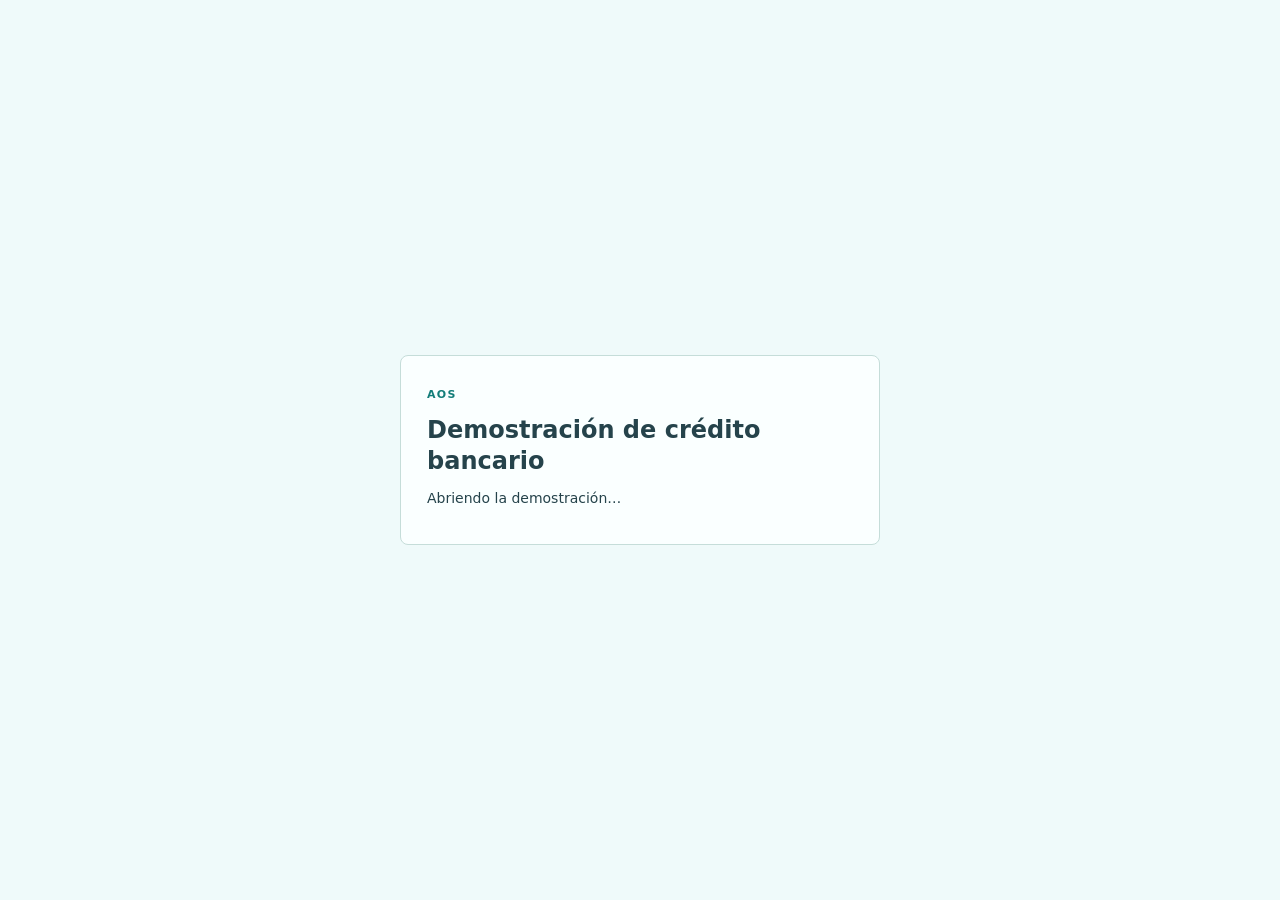
<file: index.html>
<!doctype html>
<html lang="es-419">
  <head>
    <meta charset="utf-8">
    <meta name="viewport" content="width=device-width, initial-scale=1">
    <meta http-equiv="refresh" content="0; url=./prestamos-bancarios/?lang=es-419">
    <title>Demostración de crédito bancario</title>
  </head>
  <body>
    <p><a href="./prestamos-bancarios/?lang=es-419" lang="es-419">Abrir demostración de crédito bancario</a></p>
    <p><a href="./prestamos-bancarios/?lang=en" lang="en">Open bank credit demo</a></p>
  </body>
</html>
</file>
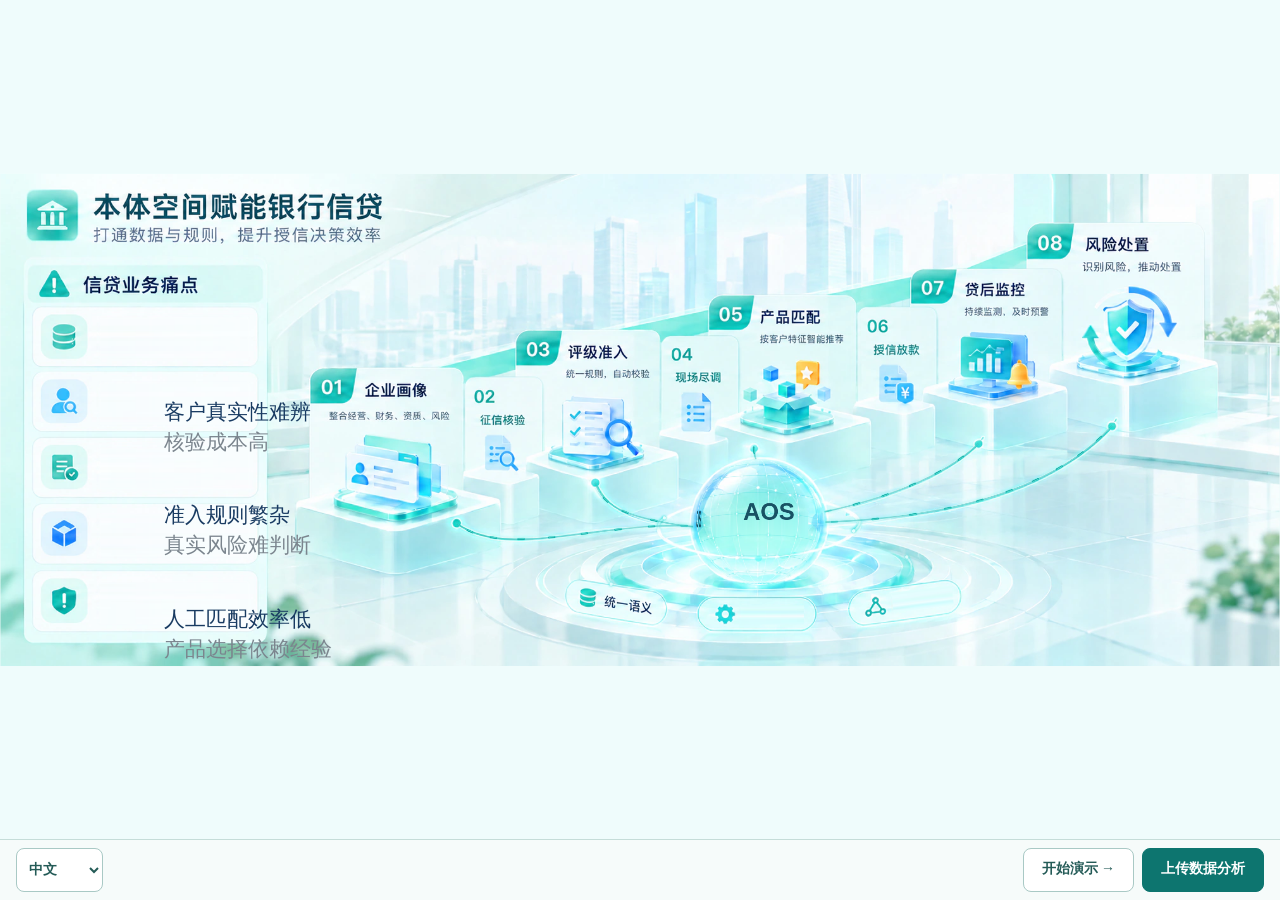
<file: prestamos-bancarios/index.html>
<!doctype html>
<html lang="zh-CN">
  <head>
    <meta charset="UTF-8" />
    <link rel="icon" type="image/png" href="/prestamos-bancarios/phone-template/assets/south-asset-logo.png" />
    <link rel="stylesheet" href="/prestamos-bancarios/fonts/typography.css" />
    <meta name="viewport" content="width=device-width, initial-scale=1" />
    <meta name="description" content="银行信贷交互演示，仅使用模拟数据。" />
    <title>银行信贷演示</title>
    <style>
      body { margin:0; }
      .app-boot { box-sizing:border-box; min-height:100dvh; margin:0; display:grid; place-items:center; padding:24px; color:#25434b; background:#effafa; font:14px/1.6 system-ui,sans-serif; }
      .app-boot-card { box-sizing:border-box; width:min(100%,480px); padding:26px; border:1px solid #c5ddd9; border-radius:8px; background:#faffff; }
      .app-boot-kicker { color:#137d79; font-size:11px; font-weight:700; letter-spacing:.12em; }
      .app-boot h1 { margin:10px 0; font-size:24px; line-height:1.3; }.app-boot p { margin:8px 0; }
      .app-boot button { margin-top:14px; padding:10px 15px; border:1px solid #0d756f; border-radius:7px; background:#0d756f; color:white; font:600 13px/1.4 system-ui,sans-serif; cursor:pointer; }
    </style>
    <script type="module" crossorigin src="/prestamos-bancarios/assets/index-CUzWzXzl.js"></script>
    <link rel="stylesheet" crossorigin href="/prestamos-bancarios/assets/index-BnDFFtLk.css">
  </head>
  <body>
    <div id="app">
      <main id="app-boot" class="app-boot" data-i18n-skip>
        <div class="app-boot-card" role="status">
          <span class="app-boot-kicker">AOS</span>
          <h1 id="app-boot-title">银行信贷演示</h1>
          <p id="app-boot-message">正在打开演示系统…</p>
          <button id="app-boot-retry" type="button" hidden>重新加载</button>
        </div>
      </main>
    </div>
    <script>
      (() => {
        const languages = ['zh-CN', 'en', 'es-419'];
        let language = 'zh-CN';
        try { const stored = localStorage.getItem('bank-credit-demo-locale'); if (languages.includes(stored)) language = stored; } catch {}
        const requested = new URLSearchParams(location.search).get('lang');
        if (languages.includes(requested)) language = requested;
        const text = {
          en: ['Bank credit demonstration', 'Opening the demonstration…', 'Loading is taking longer than usual. You can wait or reload the page.', 'The page could not be loaded. Check your connection and try again.', 'Reload page'],
          'es-419': ['Demostración de crédito bancario', 'Abriendo la demostración…', 'La carga está tardando más de lo habitual. Puede esperar o volver a cargar la página.', 'No se pudo cargar la página. Revise su conexión e inténtelo de nuevo.', 'Volver a cargar'],
          'zh-CN': ['银行信贷演示', '正在打开演示系统…', '加载时间较长，可以继续等待或重新加载页面。', '页面未能加载，请检查网络后重试。', '重新加载'],
        }[language];
        document.documentElement.lang = language;
        document.getElementById('app-boot-title').textContent = text[0];
        document.getElementById('app-boot-message').textContent = text[1];
        const retry = document.getElementById('app-boot-retry');
        retry.textContent = text[4]; retry.addEventListener('click', () => location.reload());
        const show = index => {
          const root = document.getElementById('app-boot');
          if (!root) return;
          root.querySelector('#app-boot-message').textContent = text[index];
          root.querySelector('#app-boot-retry').hidden = false;
        };
        setTimeout(() => show(2), 12000);
        window.addEventListener('bank-demo-start-failed', () => show(3));
        window.addEventListener('error', event => { if (event.target?.tagName === 'SCRIPT') show(3); }, true);
      })();
    </script>
  </body>
</html>
</file>
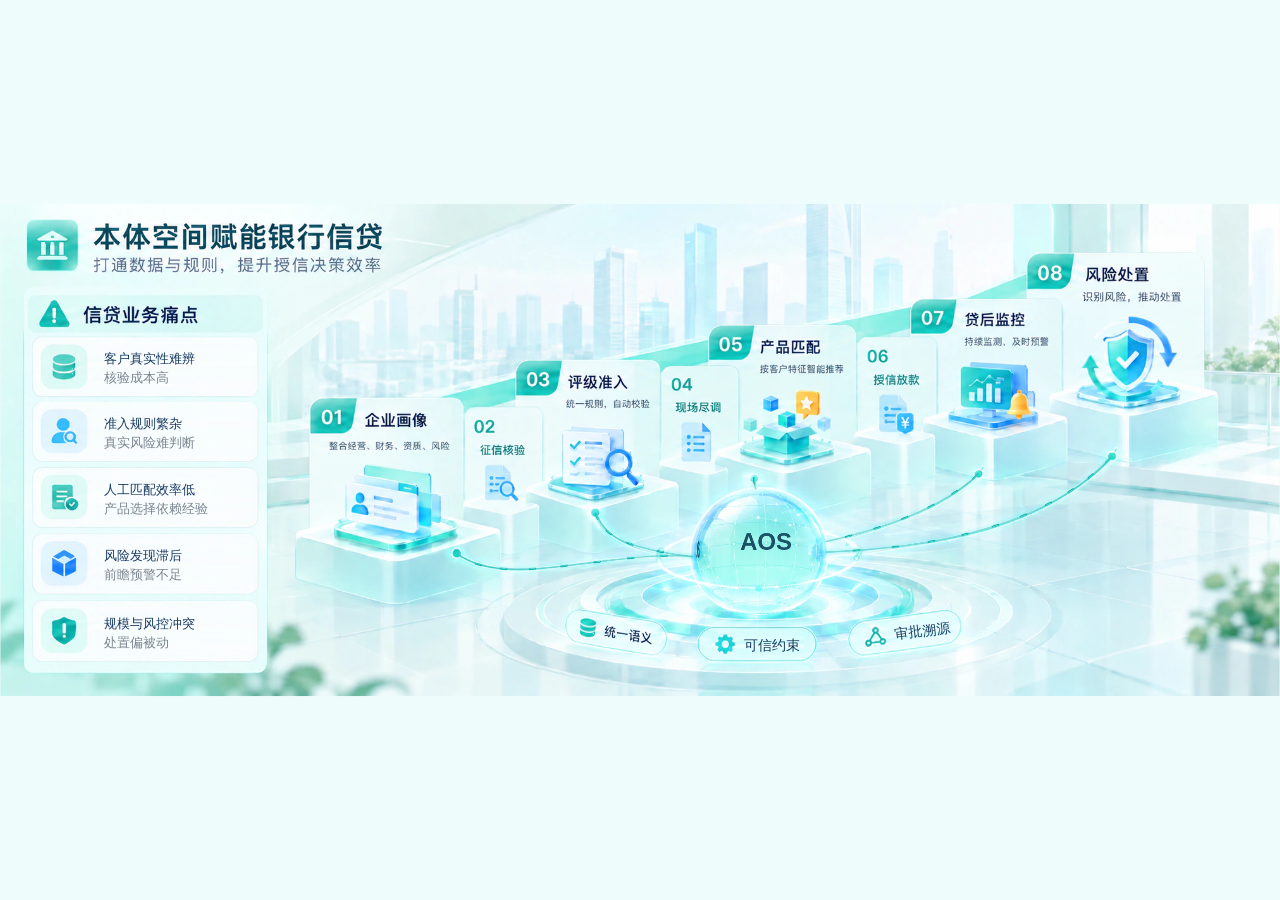
<file: prestamos-bancarios/bank-credit-cover/index.html>
<!doctype html>
<html lang="zh-CN">
  <head>
    <meta charset="UTF-8" />
    <meta name="viewport" content="width=device-width, initial-scale=1" />
    <meta name="description" content="本体空间赋能银行信贷：打通数据与规则，提升授信决策效率。" />
    <title>本体空间赋能银行信贷</title>
    <script>
      const requestedCoverLanguage = new URLSearchParams(location.search).get('lang')
      const coverLanguage = ['en', 'es-419'].includes(requestedCoverLanguage) ? requestedCoverLanguage : 'zh-CN'
      document.documentElement.lang = coverLanguage
      if (coverLanguage !== 'zh-CN') document.documentElement.dataset.locale = coverLanguage
    </script>
    <link rel="stylesheet" href="./styles.css" />
    <script src="./fit.js" defer></script>
    <script src="./motion.js" defer></script>
  </head>
  <body>
    <main class="cover" aria-label="银行信贷本体空间封面">
      <img
        class="cover-image"
        width="2022"
        height="778"
        fetchpriority="high"
        draggable="false"
        alt="本体空间赋能银行信贷。打通数据与规则，提升授信决策效率。信贷业务痛点：客户真实性难辨，核验成本高；准入规则繁杂，真实风险难判断；人工匹配效率低，产品选择依赖经验；风险发现滞后，前瞻预警不足；规模与风控冲突，处置偏被动。信贷流程：01 企业画像，整合经营、财务、资质、风险；02 征信核验；03 评级准入，统一规则，自动校验；04 现场尽调；05 产品匹配，按客户特征智能推荐；06 授信放款；07 贷后监控，持续监测，及时预警；08 风险处置，识别风险，推动处置。本体空间：统一语义、可信约束、审批溯源。"
      />
      <script>
        // Select the localized asset before the browser starts downloading an
        // image; EN/ES must not first download the large Chinese source PNG.
        const coverImage = document.querySelector('.cover-image')
        coverImage.src = `./assets/credit-cover${coverLanguage === 'zh-CN' ? '' : `-${coverLanguage}`}.webp`
        if (coverLanguage !== 'zh-CN') coverImage.alt = coverLanguage === 'en'
          ? 'Ontology Space for Bank Credit: eight stages from business profiling to risk response. Illustrative demo only.'
          : 'Espacio ontológico para crédito bancario: ocho etapas desde el perfil empresarial hasta la gestión del riesgo. Demostración ilustrativa.'
      </script>
      <svg class="pain-copy-layer" viewBox="0 0 2022 778" role="img" aria-label="信贷业务痛点：客户真实性难辨，核验成本高；准入规则繁杂，真实风险难判断；人工匹配效率低，产品选择依赖经验；风险发现滞后，前瞻预警不足；规模与风控冲突，处置偏被动" focusable="false">
        <foreignObject x="0" y="0" width="2022" height="778"><canvas xmlns="http://www.w3.org/1999/xhtml" id="pain-copy-background" width="2022" height="778" style="width:100%;height:100%" aria-hidden="true"></canvas></foreignObject>
        <g fill="#193b62" font-family="PingFang SC, Microsoft YaHei, sans-serif" font-size="21" font-weight="500" aria-hidden="true">
          <text x="164" y="252"><tspan x="164">客户真实性难辨</tspan><tspan x="164" dy="30" fill="#7b858e">核验成本高</tspan></text>
          <text x="164" y="355"><tspan x="164">准入规则繁杂</tspan><tspan x="164" dy="30" fill="#7b858e">真实风险难判断</tspan></text>
          <text x="164" y="459"><tspan x="164">人工匹配效率低</tspan><tspan x="164" dy="30" fill="#7b858e">产品选择依赖经验</tspan></text>
          <text x="164" y="563"><tspan x="164">风险发现滞后</tspan><tspan x="164" dy="30" fill="#7b858e">前瞻预警不足</tspan></text>
          <text x="164" y="670"><tspan x="164">规模与风控冲突</tspan><tspan x="164" dy="30" fill="#7b858e">处置偏被动</tspan></text>
        </g>
      </svg>
      <svg class="globe-copy-layer" viewBox="0 0 2022 778" aria-hidden="true" focusable="false">
        <foreignObject x="0" y="0" width="2022" height="778"><canvas xmlns="http://www.w3.org/1999/xhtml" id="globe-copy-background" width="2022" height="778" style="width:100%;height:100%"></canvas></foreignObject>
      </svg>
      <canvas class="motion-layer" width="2704" height="1040" aria-label="AOS 球体，四个方向的文字随球体旋转，仅显示朝向观众的文字"></canvas>
      <svg class="step-highlights" viewBox="0 0 2022 778" aria-hidden="true" focusable="false">
        <defs>
          <!-- Diffuse upward light: radial falloff has no vertical box edges. -->
          <radialGradient id="uplight-halo" cx="50%" cy="72%" r="50%" fy="78%">
            <stop offset="0" stop-color="#10b9a7" stop-opacity=".56" />
            <stop offset=".38" stop-color="#29c5b2" stop-opacity=".36" />
            <stop offset=".7" stop-color="#53d4c3" stop-opacity=".17" />
            <stop offset="1" stop-color="#53d4c3" stop-opacity="0" />
          </radialGradient>
          <filter id="occlusion-soft" x="-30%" y="-30%" width="160%" height="160%">
            <feGaussianBlur stdDeviation="9" />
          </filter>
          <filter id="icon-mask-soft" x="-30%" y="-30%" width="160%" height="160%">
            <feGaussianBlur stdDeviation="4" />
          </filter>
          <linearGradient id="platform-uplight" x1="0" y1="0" x2="0" y2="1">
            <stop offset="0" stop-color="#00a892" stop-opacity="0" />
            <stop offset=".45" stop-color="#00a892" stop-opacity=".24" />
            <stop offset="1" stop-color="#009e87" stop-opacity=".72" />
          </linearGradient>
          <radialGradient id="platform-top-glow">
            <stop offset="0" stop-color="#e5fffb" stop-opacity=".76" />
            <stop offset=".55" stop-color="#1fbaa3" stop-opacity=".46" />
            <stop offset="1" stop-color="#00a892" stop-opacity="0" />
          </radialGradient>
          <filter id="uplight-soft" x="-30%" y="-30%" width="160%" height="160%">
            <feGaussianBlur stdDeviation="8" />
          </filter>
          <linearGradient id="platform-wash" x1="0" y1="0" x2="0" y2="1">
            <stop offset="0" stop-color="#27bfa8" stop-opacity=".43" />
            <stop offset=".35" stop-color="#1caf99" stop-opacity=".30" />
            <stop offset="1" stop-color="#149f8a" stop-opacity=".20" />
          </linearGradient>
          <clipPath id="platform-01"><path d="M 466.00 538.75 Q 466.00 520.00 487.45 515.12 L 611.55 486.88 Q 633.00 482.00 654.47 486.79 L 768.53 512.21 Q 790.00 517.00 790.00 535.25 L 790.00 571.75 Q 790.00 590.00 768.78 595.82 L 647.22 629.18 Q 626.00 635.00 604.66 629.66 L 487.34 600.34 Q 466.00 595.00 466.00 576.25 Z" /></clipPath>
          <clipPath id="platform-02"><path d="M 737.74 475.42 L 788.26 458.58 Q 793 457 797.68 458.75 L 847.32 477.25 Q 852 479 852.00 484.00 L 852.00 537.00 Q 852 542 847.17 543.29 L 796.83 556.71 Q 792 558 787.22 556.54 L 737.78 541.46 Q 733 540 733.00 535.00 L 733.00 482.00 Q 733 477 737.74 475.42 Z" /></clipPath>
          <clipPath id="platform-03"><path d="M 833.00 468.00 Q 833.00 452.00 848.36 447.51 L 923.64 425.49 Q 939.00 421.00 954.74 423.86 L 1055.26 442.14 Q 1071.00 445.00 1071.00 461.00 L 1071.00 499.00 Q 1071.00 515.00 1055.66 519.53 L 954.34 549.47 Q 939.00 554.00 923.60 549.64 L 848.40 528.36 Q 833.00 524.00 833.00 508.00 Z" /></clipPath>
          <clipPath id="platform-04"><path d="M 1045.79 409.58 L 1090.21 396.42 Q 1095 395 1099.63 396.90 L 1146.37 416.10 Q 1151 418 1151.00 423.00 L 1151.00 469.00 Q 1151 474 1146.24 475.53 L 1099.76 490.47 Q 1095 492 1090.23 490.50 L 1045.77 476.50 Q 1041 475 1041.00 470.00 L 1041.00 416.00 Q 1041 411 1045.79 409.58 Z" /></clipPath>
          <clipPath id="platform-05"><path d="M 1128.00 412.00 Q 1128.00 396.00 1143.48 391.97 L 1231.52 369.03 Q 1247.00 365.00 1262.68 368.16 L 1360.32 387.84 Q 1376.00 391.00 1376.00 407.00 L 1376.00 449.00 Q 1376.00 465.00 1360.41 468.60 L 1261.59 491.40 Q 1246.00 495.00 1230.46 491.18 L 1143.54 469.82 Q 1128.00 466.00 1128.00 450.00 Z" /></clipPath>
          <clipPath id="platform-06"><path d="M 1359.79 364.56 L 1410.21 349.44 Q 1415 348 1419.80 349.39 L 1472.20 364.61 Q 1477 366 1477.00 371.00 L 1477.00 428.00 Q 1477 433 1472.23 434.51 L 1421.77 450.49 Q 1417 452 1412.22 450.53 L 1359.78 434.47 Q 1355 433 1355.00 428.00 L 1355.00 371.00 Q 1355 366 1359.79 364.56 Z" /></clipPath>
          <clipPath id="platform-07"><path d="M 1459.00 360.00 Q 1459.00 344.00 1474.55 340.22 L 1554.45 320.78 Q 1570.00 317.00 1585.63 320.40 L 1669.37 338.60 Q 1685.00 342.00 1685.00 358.00 L 1685.00 395.00 Q 1685.00 411.00 1669.54 415.12 L 1580.46 438.88 Q 1565.00 443.00 1549.50 439.05 L 1474.50 419.95 Q 1459.00 416.00 1459.00 400.00 Z" /></clipPath>
          <clipPath id="platform-08"><path d="M 1659.00 321.00 Q 1659.00 305.00 1674.59 301.42 L 1778.41 277.58 Q 1794.00 274.00 1809.71 277.02 L 1908.29 295.98 Q 1924.00 299.00 1924.00 315.00 L 1924.00 367.00 Q 1924.00 383.00 1908.37 386.41 L 1797.63 410.59 Q 1782.00 414.00 1766.40 410.45 L 1674.60 389.55 Q 1659.00 386.00 1659.00 370.00 Z" /></clipPath>
          <mask id="icons-clear" maskUnits="userSpaceOnUse" x="0" y="0" width="2022" height="778">
            <rect width="2022" height="778" fill="white" />
            <rect x="520" y="402" width="211" height="150" rx="8" fill="black" filter="url(#icon-mask-soft)" />
            <rect x="759" y="405" width="67" height="71" rx="8" fill="black" filter="url(#icon-mask-soft)" />
            <rect x="861" y="344" width="159" height="126" rx="8" fill="black" filter="url(#icon-mask-soft)" />
            <rect x="1071" y="339" width="60" height="73" rx="8" fill="black" filter="url(#icon-mask-soft)" />
            <rect x="1162" y="285" width="162" height="130" rx="8" fill="black" filter="url(#icon-mask-soft)" />
            <rect x="1380" y="293" width="69" height="73" rx="8" fill="black" filter="url(#icon-mask-soft)" />
            <rect x="1494" y="242" width="152" height="116" rx="8" fill="black" filter="url(#icon-mask-soft)" />
            <rect x="1690" y="167" width="179" height="162" rx="8" fill="black" filter="url(#icon-mask-soft)" />
            <circle cx="1199" cy="551" r="109" fill="black" filter="url(#icon-mask-soft)" />
            <rect x="744" y="369" width="102" height="31" rx="3" fill="black" filter="url(#icon-mask-soft)" />
            <rect x="1053" y="302" width="104" height="35" rx="3" fill="black" filter="url(#icon-mask-soft)" />
            <rect x="1367" y="263" width="102" height="30" rx="3" fill="black" filter="url(#icon-mask-soft)" />
          </mask>
          <mask id="platform-occlusion-03" maskUnits="userSpaceOnUse" x="0" y="0" width="2022" height="778"><rect width="2022" height="778" fill="white"/><path filter="url(#occlusion-soft)" d="M 737.74 475.42 L 788.26 458.58 Q 793 457 797.68 458.75 L 847.32 477.25 Q 852 479 852.00 484.00 L 852.00 537.00 Q 852 542 847.17 543.29 L 796.83 556.71 Q 792 558 787.22 556.54 L 737.78 541.46 Q 733 540 733.00 535.00 L 733.00 482.00 Q 733 477 737.74 475.42 Z" fill="black"/></mask>
          <mask id="platform-occlusion-05" maskUnits="userSpaceOnUse" x="0" y="0" width="2022" height="778"><rect width="2022" height="778" fill="white"/><path filter="url(#occlusion-soft)" d="M 1045.79 409.58 L 1090.21 396.42 Q 1095 395 1099.63 396.90 L 1146.37 416.10 Q 1151 418 1151.00 423.00 L 1151.00 469.00 Q 1151 474 1146.24 475.53 L 1099.76 490.47 Q 1095 492 1090.23 490.50 L 1045.77 476.50 Q 1041 475 1041.00 470.00 L 1041.00 416.00 Q 1041 411 1045.79 409.58 Z" fill="black"/></mask>
          <mask id="platform-occlusion-07" maskUnits="userSpaceOnUse" x="0" y="0" width="2022" height="778"><rect width="2022" height="778" fill="white"/><path filter="url(#occlusion-soft)" d="M 1359.79 364.56 L 1410.21 349.44 Q 1415 348 1419.80 349.39 L 1472.20 364.61 Q 1477 366 1477.00 371.00 L 1477.00 428.00 Q 1477 433 1472.23 434.51 L 1421.77 450.49 Q 1417 452 1412.22 450.53 L 1359.78 434.47 Q 1355 433 1355.00 428.00 L 1355.00 371.00 Q 1355 366 1359.79 364.56 Z" fill="black"/></mask>
          <mask id="platform-occlusion-08" maskUnits="userSpaceOnUse" x="0" y="0" width="2022" height="778"><rect width="2022" height="778" fill="white"/><path filter="url(#occlusion-soft)" d="M 1459.00 360.00 Q 1459.00 344.00 1474.55 340.22 L 1554.45 320.78 Q 1570.00 317.00 1585.63 320.40 L 1669.37 338.60 Q 1685.00 342.00 1685.00 358.00 L 1685.00 395.00 Q 1685.00 411.00 1669.54 415.12 L 1580.46 438.88 Q 1565.00 443.00 1549.50 439.05 L 1474.50 419.95 Q 1459.00 416.00 1459.00 400.00 Z" fill="black"/></mask>
          <filter id="platform-rim-soft" x="-25%" y="-80%" width="150%" height="260%">
            <feGaussianBlur stdDeviation="1.1" />
          </filter>
          <filter id="platform-rim-glow" x="-25%" y="-80%" width="150%" height="260%">
            <feGaussianBlur stdDeviation="2.6" />
          </filter>
          <linearGradient id="platform-light-edge" x1="0" y1="0" x2="0" y2="1">
            <stop offset="0" stop-color="#00bda7" stop-opacity="0" />
            <stop offset=".5" stop-color="#00bda7" stop-opacity=".32" />
            <stop offset="1" stop-color="#e5fffb" stop-opacity=".7" />
          </linearGradient>
          <!-- Feather the small due-diligence platform behind the foreground platform. -->
          <filter id="platform-overlap-soft" x="-30%" y="-30%" width="160%" height="160%">
            <feGaussianBlur stdDeviation="5" />
          </filter>
          <mask id="platform-occlusion-04" maskUnits="userSpaceOnUse" x="0" y="0" width="2022" height="778">
            <rect width="2022" height="778" fill="white" />
            <path d="M 833.00 468.00 Q 833.00 452.00 848.36 447.51 L 923.64 425.49 Q 939.00 421.00 954.74 423.86 L 1055.26 442.14 Q 1071.00 445.00 1071.00 461.00 L 1071.00 499.00 Q 1071.00 515.00 1055.66 519.53 L 954.34 549.47 Q 939.00 554.00 923.60 549.64 L 848.40 528.36 Q 833.00 524.00 833.00 508.00 Z" fill="black" filter="url(#occlusion-soft)" />
          </mask>
          <mask id="platform-occlusion-02" maskUnits="userSpaceOnUse" x="0" y="0" width="2022" height="778">
            <rect width="2022" height="778" fill="white" />
            <path d="M 466.00 538.75 Q 466.00 520.00 487.45 515.12 L 611.55 486.88 Q 633.00 482.00 654.47 486.79 L 768.53 512.21 Q 790.00 517.00 790.00 535.25 L 790.00 571.75 Q 790.00 590.00 768.78 595.82 L 647.22 629.18 Q 626.00 635.00 604.66 629.66 L 487.34 600.34 Q 466.00 595.00 466.00 576.25 Z" fill="black" filter="url(#occlusion-soft)" />
          </mask>
          <mask id="platform-occlusion-06" maskUnits="userSpaceOnUse" x="0" y="0" width="2022" height="778">
            <rect width="2022" height="778" fill="white" />
            <path d="M 1128.00 412.00 Q 1128.00 396.00 1143.48 391.97 L 1231.52 369.03 Q 1247.00 365.00 1262.68 368.16 L 1360.32 387.84 Q 1376.00 391.00 1376.00 407.00 L 1376.00 449.00 Q 1376.00 465.00 1360.41 468.60 L 1261.59 491.40 Q 1246.00 495.00 1230.46 491.18 L 1143.54 469.82 Q 1128.00 466.00 1128.00 450.00 Z" fill="black" filter="url(#occlusion-soft)" />
          </mask>
        </defs>
        <g class="step-highlight" data-step="01" style="--step-delay: 0s" mask="url(#icons-clear)">
          <g>
            <g clip-path="url(#platform-01)">
              <path d="M 466.00 538.75 Q 466.00 520.00 487.45 515.12 L 611.55 486.88 Q 633.00 482.00 654.47 486.79 L 768.53 512.21 Q 790.00 517.00 790.00 535.25 L 790.00 571.75 Q 790.00 590.00 768.78 595.82 L 647.22 629.18 Q 626.00 635.00 604.66 629.66 L 487.34 600.34 Q 466.00 595.00 466.00 576.25 Z" fill="url(#platform-wash)" />
              <path d="M 489.07 526.63 Q 466.00 520.00 489.40 514.68 L 609.60 487.32 Q 633.00 482.00 656.42 487.22 L 766.58 511.78 Q 790.00 517.00 767.00 523.87 L 649.00 559.13 Q 626.00 566.00 602.93 559.37 Z" fill="url(#platform-top-glow)" />
            </g>
              <path d="M 489.07 526.63 Q 466.00 520.00 489.40 514.68 L 609.60 487.32 Q 633.00 482.00 656.42 487.22 L 766.58 511.78 Q 790.00 517.00 767.00 523.87 L 649.00 559.13 Q 626.00 566.00 602.93 559.37 Z" fill="none" stroke="#0aaf98" stroke-opacity=".94" stroke-width="6" filter="url(#platform-rim-glow)" />
              <path d="M 489.07 526.63 Q 466.00 520.00 489.40 514.68 L 609.60 487.32 Q 633.00 482.00 656.42 487.22 L 766.58 511.78 Q 790.00 517.00 767.00 523.87 L 649.00 559.13 Q 626.00 566.00 602.93 559.37 Z" fill="none" stroke="#d7fff4" stroke-opacity=".48" stroke-width="1.8" stroke-linejoin="round" filter="url(#platform-rim-soft)" />
            <g class="platform-uplight" filter="url(#uplight-soft)">
              <ellipse cx="628.5" cy="461.5" rx="200.26" ry="136.08" fill="url(#uplight-halo)" />
            </g>
          </g>
        </g>
        <g class="step-highlight" data-step="02" style="--step-delay: 2s" mask="url(#icons-clear)">
          <g mask="url(#platform-occlusion-02)">
            <g filter="url(#platform-overlap-soft)">
            <g clip-path="url(#platform-02)">
              <path d="M 737.74 475.42 L 788.26 458.58 Q 793 457 797.68 458.75 L 847.32 477.25 Q 852 479 852.00 484.00 L 852.00 537.00 Q 852 542 847.17 543.29 L 796.83 556.71 Q 792 558 787.22 556.54 L 737.78 541.46 Q 733 540 733.00 535.00 L 733.00 482.00 Q 733 477 737.74 475.42 Z" fill="url(#platform-wash)" />
              <polygon points="733,477 793,457 852,479 792,490" fill="url(#platform-top-glow)" />
            </g>
            </g>
              <polygon points="733,477 793,457 852,479 792,490" fill="none" stroke="#0aaf98" stroke-opacity=".94" stroke-width="6" filter="url(#platform-rim-glow)" />
              <polygon points="733,477 793,457 852,479 792,490" fill="none" stroke="#d7fff4" stroke-opacity=".48" stroke-width="1.8" stroke-linejoin="round" filter="url(#platform-rim-soft)" />
            <g class="platform-uplight" filter="url(#uplight-soft)">
              <ellipse cx="792.5" cy="433.5" rx="73.78" ry="81.36" fill="url(#uplight-halo)" />
            </g>
          </g>
        </g>
        <g class="step-highlight" data-step="03" style="--step-delay: 4s" mask="url(#icons-clear)">
          <g mask="url(#platform-occlusion-03)">
            <g clip-path="url(#platform-03)">
              <path d="M 833.00 468.00 Q 833.00 452.00 848.36 447.51 L 923.64 425.49 Q 939.00 421.00 954.74 423.86 L 1055.26 442.14 Q 1071.00 445.00 1071.00 461.00 L 1071.00 499.00 Q 1071.00 515.00 1055.66 519.53 L 954.34 549.47 Q 939.00 554.00 923.60 549.64 L 848.40 528.36 Q 833.00 524.00 833.00 508.00 Z" fill="url(#platform-wash)" />
              <path d="M 852.04 458.11 Q 833.00 452.00 852.20 446.39 L 919.80 426.61 Q 939.00 421.00 958.68 424.58 L 1051.32 441.42 Q 1071.00 445.00 1051.90 450.93 L 958.10 480.07 Q 939.00 486.00 919.96 479.89 Z" fill="url(#platform-top-glow)" />
            </g>
              <path d="M 852.04 458.11 Q 833.00 452.00 852.20 446.39 L 919.80 426.61 Q 939.00 421.00 958.68 424.58 L 1051.32 441.42 Q 1071.00 445.00 1051.90 450.93 L 958.10 480.07 Q 939.00 486.00 919.96 479.89 Z" fill="none" stroke="#0aaf98" stroke-opacity=".94" stroke-width="6" filter="url(#platform-rim-glow)" />
              <path d="M 852.04 458.11 Q 833.00 452.00 852.20 446.39 L 919.80 426.61 Q 939.00 421.00 958.68 424.58 L 1051.32 441.42 Q 1071.00 445.00 1051.90 450.93 L 958.10 480.07 Q 939.00 486.00 919.96 479.89 Z" fill="none" stroke="#d7fff4" stroke-opacity=".48" stroke-width="1.8" stroke-linejoin="round" filter="url(#platform-rim-soft)" />
            <g class="platform-uplight" filter="url(#uplight-soft)">
              <ellipse cx="952" cy="390.5" rx="147.56" ry="121.68" fill="url(#uplight-halo)" />
            </g>
          </g>
        </g>
        <g class="step-highlight" data-step="04" style="--step-delay: 6s" mask="url(#icons-clear)">
          <g mask="url(#platform-occlusion-04)">
            <g filter="url(#platform-overlap-soft)">
            <g clip-path="url(#platform-04)">
              <path d="M 1045.79 409.58 L 1090.21 396.42 Q 1095 395 1099.63 396.90 L 1146.37 416.10 Q 1151 418 1151.00 423.00 L 1151.00 469.00 Q 1151 474 1146.24 475.53 L 1099.76 490.47 Q 1095 492 1090.23 490.50 L 1045.77 476.50 Q 1041 475 1041.00 470.00 L 1041.00 416.00 Q 1041 411 1045.79 409.58 Z" fill="url(#platform-wash)" />
              <polygon points="1041,411 1095,395 1151,418 1095,428" fill="url(#platform-top-glow)" />
            </g>
            </g>
              <polygon points="1041,411 1095,395 1151,418 1095,428" fill="none" stroke="#0aaf98" stroke-opacity=".94" stroke-width="6" filter="url(#platform-rim-glow)" />
              <polygon points="1041,411 1095,395 1151,418 1095,428" fill="none" stroke="#d7fff4" stroke-opacity=".48" stroke-width="1.8" stroke-linejoin="round" filter="url(#platform-rim-soft)" />
            <g class="platform-uplight" filter="url(#uplight-soft)">
              <ellipse cx="1096" cy="371.5" rx="68.2" ry="81.36" fill="url(#uplight-halo)" />
            </g>
          </g>
        </g>
        <g class="step-highlight" data-step="05" style="--step-delay: 8s" mask="url(#icons-clear)">
          <g mask="url(#platform-occlusion-05)">
            <g clip-path="url(#platform-05)">
              <path d="M 1128.00 412.00 Q 1128.00 396.00 1143.48 391.97 L 1231.52 369.03 Q 1247.00 365.00 1262.68 368.16 L 1360.32 387.84 Q 1376.00 391.00 1376.00 407.00 L 1376.00 449.00 Q 1376.00 465.00 1360.41 468.60 L 1261.59 491.40 Q 1246.00 495.00 1230.46 491.18 L 1143.54 469.82 Q 1128.00 466.00 1128.00 450.00 Z" fill="url(#platform-wash)" />
              <path d="M 1149.09 402.26 Q 1128.00 396.00 1149.29 390.45 L 1225.71 370.55 Q 1247.00 365.00 1268.57 369.35 L 1354.43 386.65 Q 1376.00 391.00 1354.97 397.47 L 1267.03 424.53 Q 1246.00 431.00 1224.91 424.74 Z" fill="url(#platform-top-glow)" />
            </g>
              <path d="M 1149.09 402.26 Q 1128.00 396.00 1149.29 390.45 L 1225.71 370.55 Q 1247.00 365.00 1268.57 369.35 L 1354.43 386.65 Q 1376.00 391.00 1354.97 397.47 L 1267.03 424.53 Q 1246.00 431.00 1224.91 424.74 Z" fill="none" stroke="#0aaf98" stroke-opacity=".94" stroke-width="6" filter="url(#platform-rim-glow)" />
              <path d="M 1149.09 402.26 Q 1128.00 396.00 1149.29 390.45 L 1225.71 370.55 Q 1247.00 365.00 1268.57 369.35 L 1354.43 386.65 Q 1376.00 391.00 1354.97 397.47 L 1267.03 424.53 Q 1246.00 431.00 1224.91 424.74 Z" fill="none" stroke="#d7fff4" stroke-opacity=".48" stroke-width="1.8" stroke-linejoin="round" filter="url(#platform-rim-soft)" />
            <g class="platform-uplight" filter="url(#uplight-soft)">
              <ellipse cx="1252" cy="335.5" rx="153.76" ry="123.12" fill="url(#uplight-halo)" />
            </g>
          </g>
        </g>
        <g class="step-highlight" data-step="06" style="--step-delay: 10s" mask="url(#icons-clear)">
          <g mask="url(#platform-occlusion-06)">
            <g filter="url(#platform-overlap-soft)">
            <g clip-path="url(#platform-06)">
              <path d="M 1359.79 364.56 L 1410.21 349.44 Q 1415 348 1419.80 349.39 L 1472.20 364.61 Q 1477 366 1477.00 371.00 L 1477.00 428.00 Q 1477 433 1472.23 434.51 L 1421.77 450.49 Q 1417 452 1412.22 450.53 L 1359.78 434.47 Q 1355 433 1355.00 428.00 L 1355.00 371.00 Q 1355 366 1359.79 364.56 Z" fill="url(#platform-wash)" />
              <polygon points="1355,366 1415,348 1477,366 1417,377" fill="url(#platform-top-glow)" />
            </g>
            </g>
              <polygon points="1355,366 1415,348 1477,366 1417,377" fill="none" stroke="#0aaf98" stroke-opacity=".94" stroke-width="6" filter="url(#platform-rim-glow)" />
              <polygon points="1355,366 1415,348 1477,366 1417,377" fill="none" stroke="#d7fff4" stroke-opacity=".48" stroke-width="1.8" stroke-linejoin="round" filter="url(#platform-rim-soft)" />
            <g class="platform-uplight" filter="url(#uplight-soft)">
              <ellipse cx="1416" cy="322.5" rx="75.64" ry="78.48" fill="url(#uplight-halo)" />
            </g>
          </g>
        </g>
        <g class="step-highlight" data-step="07" style="--step-delay: 12s" mask="url(#icons-clear)">
          <g mask="url(#platform-occlusion-07)">
            <g clip-path="url(#platform-07)">
              <path d="M 1459.00 360.00 Q 1459.00 344.00 1474.55 340.22 L 1554.45 320.78 Q 1570.00 317.00 1585.63 320.40 L 1669.37 338.60 Q 1685.00 342.00 1685.00 358.00 L 1685.00 395.00 Q 1685.00 411.00 1669.54 415.12 L 1580.46 438.88 Q 1565.00 443.00 1549.50 439.05 L 1474.50 419.95 Q 1459.00 416.00 1459.00 400.00 Z" fill="url(#platform-wash)" />
              <path d="M 1480.12 350.18 Q 1459.00 344.00 1480.38 338.80 L 1548.62 322.20 Q 1570.00 317.00 1591.50 321.67 L 1663.50 337.33 Q 1685.00 342.00 1663.79 347.83 L 1586.21 369.17 Q 1565.00 375.00 1543.88 368.82 Z" fill="url(#platform-top-glow)" />
            </g>
              <path d="M 1480.12 350.18 Q 1459.00 344.00 1480.38 338.80 L 1548.62 322.20 Q 1570.00 317.00 1591.50 321.67 L 1663.50 337.33 Q 1685.00 342.00 1663.79 347.83 L 1586.21 369.17 Q 1565.00 375.00 1543.88 368.82 Z" fill="none" stroke="#0aaf98" stroke-opacity=".94" stroke-width="6" filter="url(#platform-rim-glow)" />
              <path d="M 1480.12 350.18 Q 1459.00 344.00 1480.38 338.80 L 1548.62 322.20 Q 1570.00 317.00 1591.50 321.67 L 1663.50 337.33 Q 1685.00 342.00 1663.79 347.83 L 1586.21 369.17 Q 1565.00 375.00 1543.88 368.82 Z" fill="none" stroke="#d7fff4" stroke-opacity=".48" stroke-width="1.8" stroke-linejoin="round" filter="url(#platform-rim-soft)" />
            <g class="platform-uplight" filter="url(#uplight-soft)">
              <ellipse cx="1572" cy="285.5" rx="140.12" ry="120.24" fill="url(#uplight-halo)" />
            </g>
          </g>
        </g>
        <g class="step-highlight" data-step="08" style="--step-delay: 14s" mask="url(#icons-clear)">
          <g mask="url(#platform-occlusion-08)">
            <g clip-path="url(#platform-08)">
              <path d="M 1659.00 321.00 Q 1659.00 305.00 1674.59 301.42 L 1778.41 277.58 Q 1794.00 274.00 1809.71 277.02 L 1908.29 295.98 Q 1924.00 299.00 1924.00 315.00 L 1924.00 367.00 Q 1924.00 383.00 1908.37 386.41 L 1797.63 410.59 Q 1782.00 414.00 1766.40 410.45 L 1674.60 389.55 Q 1659.00 386.00 1659.00 370.00 Z" fill="url(#platform-wash)" />
              <path d="M 1682.03 311.74 Q 1659.00 305.00 1682.39 299.63 L 1770.61 279.37 Q 1794.00 274.00 1817.57 278.53 L 1900.43 294.47 Q 1924.00 299.00 1900.99 305.81 L 1805.01 334.19 Q 1782.00 341.00 1758.97 334.26 Z" fill="url(#platform-top-glow)" />
            </g>
              <path d="M 1682.03 311.74 Q 1659.00 305.00 1682.39 299.63 L 1770.61 279.37 Q 1794.00 274.00 1817.57 278.53 L 1900.43 294.47 Q 1924.00 299.00 1900.99 305.81 L 1805.01 334.19 Q 1782.00 341.00 1758.97 334.26 Z" fill="none" stroke="#0aaf98" stroke-opacity=".94" stroke-width="6" filter="url(#platform-rim-glow)" />
              <path d="M 1682.03 311.74 Q 1659.00 305.00 1682.39 299.63 L 1770.61 279.37 Q 1794.00 274.00 1817.57 278.53 L 1900.43 294.47 Q 1924.00 299.00 1900.99 305.81 L 1805.01 334.19 Q 1782.00 341.00 1758.97 334.26 Z" fill="none" stroke="#d7fff4" stroke-opacity=".48" stroke-width="1.8" stroke-linejoin="round" filter="url(#platform-rim-soft)" />
            <g class="platform-uplight" filter="url(#uplight-soft)">
              <ellipse cx="1791.5" cy="243" rx="164.3" ry="120.96" fill="url(#uplight-halo)" />
            </g>
          </g>
        </g>
      </svg>
      <svg class="badge-copy-layer" viewBox="0 0 2022 778" role="img" aria-label="统一语义、可信约束、审批溯源" focusable="false">
        <foreignObject x="0" y="0" width="2022" height="778"><canvas xmlns="http://www.w3.org/1999/xhtml" id="badge-copy-background" width="2022" height="778" style="width:100%;height:100%" aria-hidden="true"></canvas></foreignObject>
        <g fill="#193b62" font-family="PingFang SC, Microsoft YaHei, sans-serif" font-size="22" font-weight="500" aria-hidden="true">
          <text x="1175" y="705">可信约束</text>
          <text x="1414" y="688" transform="rotate(-7 1414 688)">审批溯源</text>
        </g>
      </svg>
    </main>
  </body>
</html>
</file>
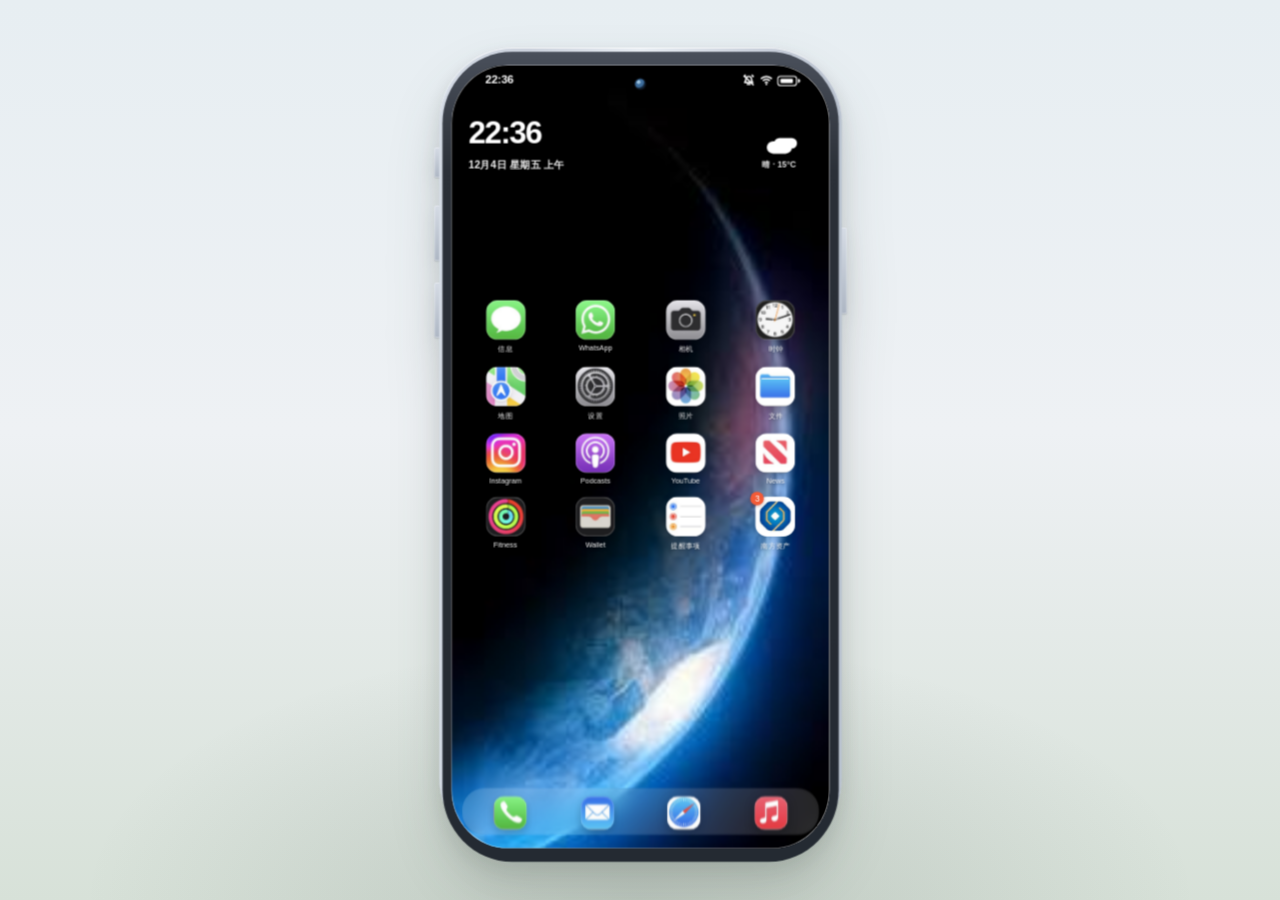
<file: prestamos-bancarios/phone-template/index.html>
<!doctype html>
<html lang="zh-CN">
  <head>
    <meta charset="UTF-8" />
    <meta name="viewport" content="width=device-width, initial-scale=1.0" />
    <title>南方资产 · 手机助手</title>
    <script>
      const phoneParams = new URLSearchParams(location.search)
      if (phoneParams.get('embedded') === '1') document.documentElement.classList.add('embedded-phone')
      if (phoneParams.get('solidBackground') === '1') document.documentElement.classList.add('solid-background')
    </script>
    <link rel="icon" href="./assets/south-asset-icon.png" />
    <link rel="stylesheet" href="./styles.css?v=q3-floating-20260909" />
    <link rel="stylesheet" href="../fonts/typography.css" />
  </head>
  <body>
    <main class="stage">
      <div class="phone" aria-label="手机模版">
        <span class="side-btn mute" aria-hidden="true"></span>
        <span class="side-btn vol-up" aria-hidden="true"></span>
        <span class="side-btn vol-down" aria-hidden="true"></span>
        <span class="side-btn power" aria-hidden="true"></span>

        <div class="shell">
          <div class="bezel">
            <div class="notch" aria-hidden="true">
              <span class="speaker"></span>
              <span class="camera"></span>
            </div>

            <section class="screen" id="phone-screen" aria-label="手机屏幕" role="application" aria-live="polite"></section>
          </div>
        </div>
      </div>
    </main>

    <script src="./market-content.js?v=market-q3-20260909"></script>
    <script src="./simulator.js?v=credit-approval-v12"></script>
  </body>
</html>
</file>
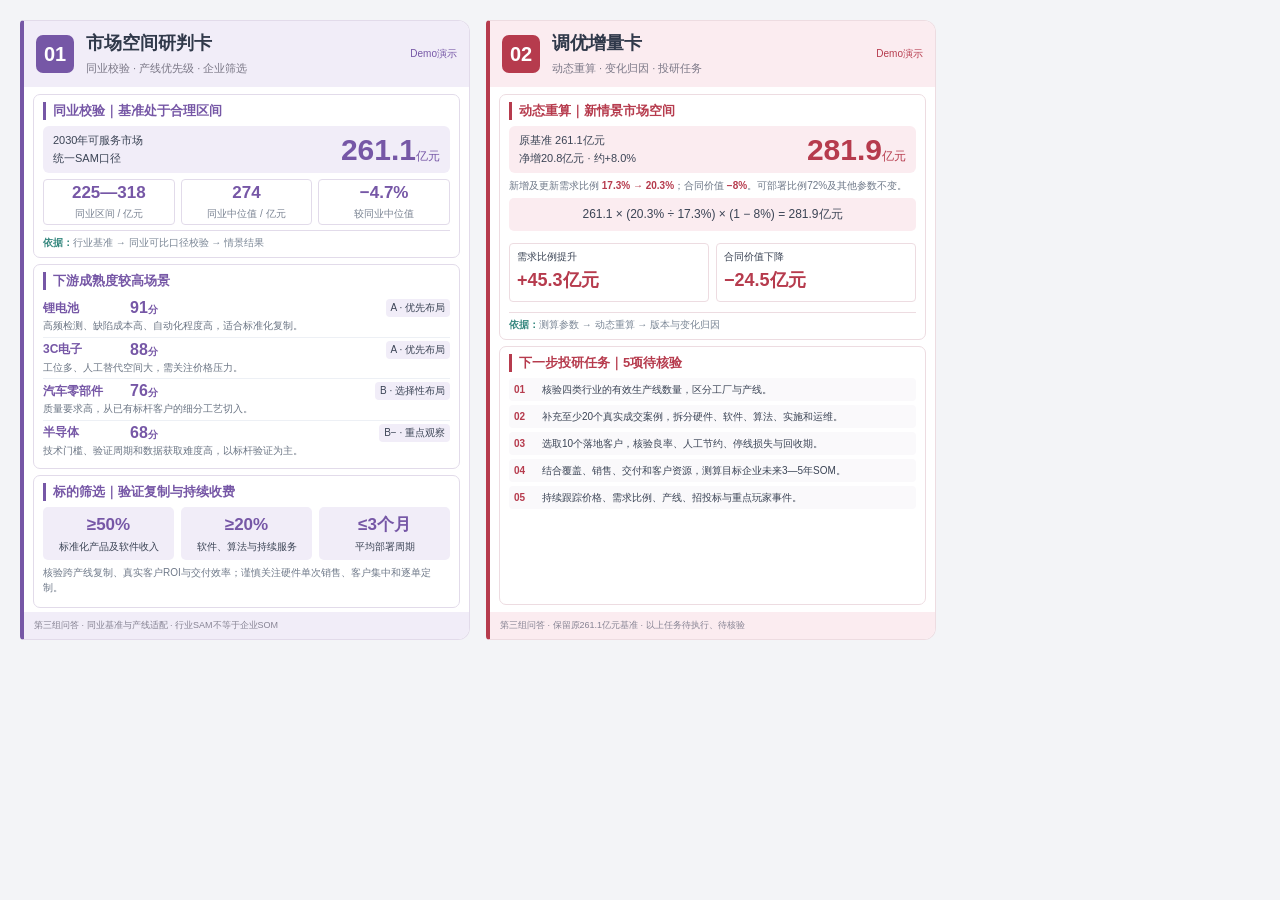
<file: prestamos-bancarios/phone-template/assets/customer-cards-source.html>
<!doctype html><html lang="zh-CN"><head><meta charset="UTF-8"><meta name="viewport" content="width=device-width,initial-scale=1"><title>南方资产｜01—02 市场研判卡片</title><style>
*{box-sizing:border-box}html,body{margin:0;width:956px;height:660px;background:#f3f4f7;font-family:"PingFang SC","Microsoft YaHei",sans-serif;color:#3b4455}.cards{display:flex;gap:16px;padding:20px}.card{--accent:#7657a6;--soft:#f1edf8;--line:#e2dbea;width:450px;height:620px;display:flex;flex-direction:column;border:1px solid var(--line);border-left:4px solid var(--accent);border-radius:4px 12px 12px 4px;background:#fff;overflow:hidden}.card.second{--accent:#b63b4d;--soft:#fbecf0;--line:#eddce1}header{display:flex;align-items:center;gap:12px;padding:14px;background:var(--soft)}header>b{display:grid;place-items:center;background:var(--accent);color:white;border-radius:7px;width:38px;height:38px;font-size:20px}h1{margin:0;font-size:18px;color:#30394a}header p{margin:4px 0 0;font-size:11px;color:#7b7887}.demo{margin-left:auto;color:var(--accent);font-size:10px}.body{flex:1;padding:9px 10px;display:flex;flex-direction:column;gap:8px;min-height:0}section{padding:9px 10px;border:1px solid var(--line);border-radius:7px;background:#fff}h2{border-left:3px solid var(--accent);padding-left:7px;margin:0 0 8px;font-size:13px;color:var(--accent)}p{font-size:12px;line-height:1.65;margin:5px 0}b,strong{color:var(--accent)}.headline{display:flex;align-items:center;justify-content:space-between;padding:9px 12px;background:var(--soft);border-radius:6px}.headline strong{font-size:30px}.headline span{font-size:11px;line-height:1.6}.headline small{font-size:12px;font-weight:400}.stats{display:grid;grid-template-columns:repeat(3,1fr);text-align:center;margin-top:8px;gap:6px}.stats div{padding:5px;border:1px solid var(--line);border-radius:4px}.stats strong{display:block;font-size:17px}.stats span{font-size:10px;color:#7b8493}.evidence{border-top:1px solid var(--line);margin-top:7px;padding-top:6px;font-size:10px;color:#7b8796}.evidence b{color:#34877e}.industry-row{display:grid;grid-template-columns:80px 50px 1fr;gap:3px 8px;padding:6px 0;border-bottom:1px solid #edf0f5;align-items:center;font-size:12px}.industry-row:last-child{border:0}.industry-row>span{justify-self:end;background:var(--soft);padding:2px 5px;border-radius:4px;font-size:10px}.industry-row strong{font-size:18px}.industry-row small{font-size:10px}.industry-row p{grid-column:1/-1;margin:0;font-size:11px;color:#6b7584}.thresholds{display:flex;gap:7px;justify-content:space-between}.thresholds p{flex:1;text-align:center;font-size:10px;background:var(--soft);padding:7px 2px;border-radius:5px;margin:0}.thresholds b{display:block;font-size:19px}.note{font-size:11px;color:#6f7989;line-height:1.6}.formula{padding:8px;background:var(--soft);font-size:12px;text-align:center;border-radius:5px}.attribution{display:flex;gap:7px;margin-top:7px}.attribution p{flex:1;border:1px solid var(--line);padding:5px 7px;border-radius:4px;font-size:10px}.attribution strong{display:block;font-size:18px}.tasks{list-style:none;margin:0;padding:0;display:grid;gap:5px}.tasks li{display:flex;gap:8px;font-size:11px;line-height:1.55;padding:5px 6px;background:#faf9fb;border-radius:4px}.tasks b{flex:0 0 20px}.tasks span{flex:1}footer{padding:9px 12px;font-size:10px;color:#868393;background:var(--soft)}.task-section{flex:1}
header{padding:10px 12px}.body{padding:7px 9px;gap:6px}section{padding:7px 9px}h2{margin-bottom:6px}.headline{padding:6px 10px}.industry-row{padding:3px 0;gap:2px 7px}.industry-row p{line-height:1.45;font-size:10px}.industry-row strong{font-size:16px}.thresholds p{padding:4px 2px}.thresholds b{font-size:17px}.note{font-size:10px;line-height:1.5}.evidence{margin-top:5px;padding-top:5px}.stats{margin-top:6px}.stats div{padding:3px}.tasks{gap:4px}.tasks li{padding:4px 5px;font-size:10px;line-height:1.5}footer{padding:7px 10px;font-size:9px}
</style></head><body><main class="cards" aria-label="第三次市场研判结果卡片">
<article class="card" aria-label="市场空间研判卡"><header><b>01</b><div><h1>市场空间研判卡</h1><p>同业校验 · 产线优先级 · 企业筛选</p></div><span class="demo">Demo演示</span></header><div class="body">
<section><h2>同业校验｜基准处于合理区间</h2><div class="headline"><span>2030年可服务市场<br>统一SAM口径</span><strong>261.1<small>亿元</small></strong></div><div class="stats"><div><strong>225—318</strong><span>同业区间 / 亿元</span></div><div><strong>274</strong><span>同业中位值 / 亿元</span></div><div><strong>−4.7%</strong><span>较同业中位值</span></div></div><div class="evidence"><b>依据：</b>行业基准 → 同业可比口径校验 → 情景结果</div></section>
<section><h2>下游成熟度较高场景</h2><div class="industry-row"><b>锂电池</b><strong>91<small>分</small></strong><span>A · 优先布局</span><p>高频检测、缺陷成本高、自动化程度高，适合标准化复制。</p></div><div class="industry-row"><b>3C电子</b><strong>88<small>分</small></strong><span>A · 优先布局</span><p>工位多、人工替代空间大，需关注价格压力。</p></div><div class="industry-row"><b>汽车零部件</b><strong>76<small>分</small></strong><span>B · 选择性布局</span><p>质量要求高，从已有标杆客户的细分工艺切入。</p></div><div class="industry-row"><b>半导体</b><strong>68<small>分</small></strong><span>B− · 重点观察</span><p>技术门槛、验证周期和数据获取难度高，以标杆验证为主。</p></div></section>
<section><h2>标的筛选｜验证复制与持续收费</h2><div class="thresholds"><p><b>≥50%</b>标准化产品及软件收入</p><p><b>≥20%</b>软件、算法与持续服务</p><p><b>≤3个月</b>平均部署周期</p></div><p class="note">核验跨产线复制、真实客户ROI与交付效率；谨慎关注硬件单次销售、客户集中和逐单定制。</p></section>
</div><footer>第三组问答 · 同业基准与产线适配 · 行业SAM不等于企业SOM</footer></article>
<article class="card second" aria-label="调优增量卡"><header><b>02</b><div><h1>调优增量卡</h1><p>动态重算 · 变化归因 · 投研任务</p></div><span class="demo">Demo演示</span></header><div class="body">
<section><h2>动态重算｜新情景市场空间</h2><div class="headline"><span>原基准 261.1亿元<br>净增20.8亿元 · 约+8.0%</span><strong>281.9<small>亿元</small></strong></div><p class="note">新增及更新需求比例 <b>17.3% → 20.3%</b>；合同价值 <b>−8%</b>。可部署比例72%及其他参数不变。</p><div class="formula">261.1 × (20.3% ÷ 17.3%) × (1 − 8%) = 281.9亿元</div><div class="attribution"><p>需求比例提升<strong>+45.3亿元</strong></p><p>合同价值下降<strong>−24.5亿元</strong></p></div><div class="evidence"><b>依据：</b>测算参数 → 动态重算 → 版本与变化归因</div></section>
<section class="task-section"><h2>下一步投研任务｜5项待核验</h2><ol class="tasks"><li><b>01</b><span>核验四类行业的有效生产线数量，区分工厂与产线。</span></li><li><b>02</b><span>补充至少20个真实成交案例，拆分硬件、软件、算法、实施和运维。</span></li><li><b>03</b><span>选取10个落地客户，核验良率、人工节约、停线损失与回收期。</span></li><li><b>04</b><span>结合覆盖、销售、交付和客户资源，测算目标企业未来3—5年SOM。</span></li><li><b>05</b><span>持续跟踪价格、需求比例、产线、招投标与重点玩家事件。</span></li></ol></section>
</div><footer>第三组问答 · 保留原261.1亿元基准 · 以上任务待执行、待核验</footer></article>
</main></body></html>
</file>
<file: prestamos-bancarios/fonts/typography.css>
/* source-sans-3-latin-ext-wght-normal */
@font-face {
  font-family: 'Bank Sans';
  font-style: normal;
  font-display: swap;
  font-weight: 200 900;
  src: url(./source-sans-3-latin-ext-wght-normal.woff2) format('woff2');
  unicode-range: U+0100-02BA,U+02BD-02C5,U+02C7-02CC,U+02CE-02D7,U+02DD-02FF,U+0304,U+0308,U+0329,U+1D00-1DBF,U+1E00-1E9F,U+1EF2-1EFF,U+2020,U+20A0-20AB,U+20AD-20C4,U+2113,U+2C60-2C7F,U+A720-A7FF;
}

/* source-sans-3-latin-wght-normal */
@font-face {
  font-family: 'Bank Sans';
  font-style: normal;
  font-display: swap;
  font-weight: 200 900;
  src: url(./source-sans-3-latin-wght-normal.woff2) format('woff2');
  unicode-range: U+0000-00FF,U+0131,U+0152-0153,U+02BB-02BC,U+02C6,U+02DA,U+02DC,U+0304,U+0308,U+0329,U+2000-206F,U+20AC,U+2122,U+2191,U+2193,U+2212,U+2215,U+FEFF,U+FFFD;
}
/* Latin UI text uses the same self-hosted family across the host and embedded views. */
:is(html:lang(en),html:lang(es)) { --bank-font-ui: "Bank Sans", -apple-system, BlinkMacSystemFont, "Segoe UI", "PingFang SC", sans-serif; }
:is(html:lang(en),html:lang(es)) body { font-family: "Bank Sans", system-ui, sans-serif; }
</file>
<file: prestamos-bancarios/assets/index-BnDFFtLk.css>
:root{--bank-font-ui: "Bank Sans", -apple-system, BlinkMacSystemFont, "Segoe UI", "PingFang SC", "Microsoft YaHei", sans-serif}*{box-sizing:border-box}html,body{margin:0;width:100%;height:100%;font-family:var(--bank-font-ui);font-optical-sizing:auto;-webkit-font-smoothing:antialiased;text-rendering:optimizeLegibility}#app{display:grid;grid-template-rows:minmax(0,1fr) auto;width:100%;height:100%;height:100dvh;overflow:hidden}.demo-controls{display:flex;align-items:stretch;gap:8px;padding:8px max(16px,env(safe-area-inset-right)) max(8px,env(safe-area-inset-bottom)) max(16px,env(safe-area-inset-left));border-top:1px solid #c5ddd9;background:#f6fbfa;font:600 14px/1.25 var(--bank-font-ui)}.demo-language{margin-inline-end:auto;min-width:0}.demo-controls button,.demo-language select{min-width:0;min-height:44px;border:1px solid #a9c9c5;border-radius:8px;color:#245b57;background:#fff;font:inherit;cursor:pointer}.demo-controls button{padding:8px 18px}.demo-controls button:last-child{color:#fff;background:#0d756f;border-color:#0d756f}.demo-controls button:hover{border-color:#0d756f}.demo-controls button:disabled{opacity:.45;cursor:not-allowed}.demo-language select{height:100%;max-width:100%;padding:7px 8px}.demo-controls :is(button,select):focus-visible{outline:3px solid #d28927;outline-offset:2px}::selection{color:#153c3c;background:#c6eae1}.sr-only{position:absolute;width:1px;height:1px;padding:0;margin:-1px;overflow:hidden;clip:rect(0,0,0,0);white-space:nowrap;border:0}@media (max-width: 600px){.demo-controls{gap:6px;padding-inline:max(8px,env(safe-area-inset-left)) max(8px,env(safe-area-inset-right));font-size:13px}.demo-language{flex:0 0 auto}.demo-controls button{flex:0 1 auto;padding:7px 10px}.demo-controls select{max-width:132px;padding-inline:5px}}@media (max-width: 360px){.demo-controls{display:grid;grid-template-columns:repeat(2,minmax(0,1fr));font-size:12.5px}.demo-language{margin:0}.demo-language select{width:100%;max-width:none}.demo-controls button{width:100%;padding-inline:6px}.demo-controls button:last-child:nth-of-type(2){grid-column:1 / -1}}.credit-cover-page[data-v-5ab3da52]{position:relative;min-height:0;height:100%;overflow:hidden;background:#effcfc}.credit-cover-poster[data-v-5ab3da52],.credit-cover-page iframe[data-v-5ab3da52]{position:absolute;top:0;right:0;bottom:0;left:0;display:block;width:100%;height:100%;border:0;opacity:0}.credit-cover-poster[data-v-5ab3da52]{object-fit:contain;pointer-events:none}.credit-cover-page iframe[data-v-5ab3da52]{pointer-events:none}.credit-cover-poster.is-ready[data-v-5ab3da52],.credit-cover-page iframe.is-ready[data-v-5ab3da52]{opacity:1}.cover-load-state[data-v-5ab3da52]{display:grid;place-items:center;height:100%;padding:32px;color:#193d45;font:14px/1.7 var(--bank-font-ui,"Bank Sans",system-ui,sans-serif)}.cover-load-state>div[data-v-5ab3da52]{max-width:500px}.cover-load-state h1[data-v-5ab3da52]{margin:0 0 14px;font-size:28px;line-height:1.25}.cover-load-state button[data-v-5ab3da52],.cover-retry[data-v-5ab3da52]{position:relative;z-index:1;padding:9px 13px;border:1px solid #a9c9c5;border-radius:7px;background:#fff;color:#245b57;font:600 13px/1.4 var(--bank-font-ui,"Bank Sans",system-ui,sans-serif);cursor:pointer}.cover-kicker[data-v-5ab3da52]{margin:0 0 14px;color:#187c77;font:700 11px/1.4 var(--bank-font-ui,"Bank Sans",system-ui,sans-serif);letter-spacing:.16em}@media (max-width:850px){.credit-cover-page[data-v-5ab3da52]{padding:30px max(20px,6vw);overflow-y:auto}.credit-cover-mobile[data-v-5ab3da52]{display:flex;min-height:100%;flex-direction:column;justify-content:center;color:#193d45}.credit-cover-mobile h1[data-v-5ab3da52]{margin:0;font:700 30px/1.2 var(--bank-font-ui,"Bank Sans",system-ui,sans-serif);letter-spacing:-.03em}.cover-description[data-v-5ab3da52]{max-width:32ch;margin:14px 0 26px;color:#557077;font:14px/1.7 var(--bank-font-ui,"Bank Sans",system-ui,sans-serif)}.credit-cover-mobile img[data-v-5ab3da52]{display:block;width:100%;height:auto;border:1px solid #cde6e2;border-radius:8px;background:#fff}.cover-preview[data-v-5ab3da52]{display:block;color:#216f68;font:600 12px/1.4 var(--bank-font-ui,"Bank Sans",system-ui,sans-serif);text-decoration:none}.cover-preview>span[data-v-5ab3da52]{display:inline-block;padding:6px 0;text-decoration:underline;text-underline-offset:2px}.cover-preview[data-v-5ab3da52]:focus-visible{outline:2px solid #287f80;outline-offset:2px}.cover-load-note[data-v-5ab3da52],.cover-disclaimer[data-v-5ab3da52]{margin:12px 0 0;color:#658187;font:11px/1.5 var(--bank-font-ui,"Bank Sans",system-ui,sans-serif)}.cover-retry[data-v-5ab3da52]{align-self:flex-start;margin-top:8px}}.page-load-state[data-v-4b4fc14f]{display:grid;place-items:center;min-width:0;min-height:0;overflow:auto;padding:24px;background:#effafa;color:#25434b;font:14px/1.6 system-ui,sans-serif}.page-load-card[data-v-4b4fc14f]{width:min(100%,480px);padding:26px;border:1px solid #c5ddd9;border-radius:8px;background:#faffff}.page-load-kicker[data-v-4b4fc14f]{margin:14px 0 6px;font-size:11px;font-weight:700;letter-spacing:.12em;color:#137d79}h1[data-v-4b4fc14f]{margin:0;font-size:22px;line-height:1.3}p[data-v-4b4fc14f]{margin:10px 0 0}button[data-v-4b4fc14f]{margin-top:16px;padding:10px 15px;border:1px solid #0d756f;border-radius:7px;background:#0d756f;color:#fff;font:600 13px/1.4 system-ui,sans-serif;cursor:pointer}button[data-v-4b4fc14f]:focus-visible{outline:3px solid #d28927;outline-offset:3px}.page-load-progress[data-v-4b4fc14f]{display:block;width:38px;height:4px;border-radius:4px;background:#1b9f95;animation:loading-pulse-4b4fc14f 1.4s ease-in-out infinite}@keyframes loading-pulse-4b4fc14f{50%{opacity:.35}}@media (prefers-reduced-motion:reduce){.page-load-progress[data-v-4b4fc14f]{animation:none}}
</file>
<file: prestamos-bancarios/bank-credit-cover/styles.css>
:root {
  color-scheme: light;
  background: #effcfc;
}

* { box-sizing: border-box; }

html, body {
  width: 100%;
  height: 100%;
  margin: 0;
  overflow: hidden;
}

body {
  display: grid;
  place-items: center;
}

/* A single fixed design canvas. Only its display scale changes. */
.cover {
  position: absolute;
  left: 50%;
  top: 50%;
  width: 2704px;
  height: 1040px;
  margin: 0;
  overflow: hidden;
  background: #effcfc;
  transform: translate(-50%, -50%) scale(var(--cover-scale, 0));
  transform-origin: center;
}

.cover-image {
  display: block;
  width: 100%;
  height: 100%;
  object-fit: contain;
  object-position: center;
  user-select: none;
}

.motion-layer {
  position: absolute;
  inset: 0;
  width: 100%;
  height: 100%;
  pointer-events: none;
}

html[data-locale='en'] .pain-copy-layer,
html[data-locale='en'] .globe-copy-layer,
html[data-locale='en'] .badge-copy-layer,
html[data-locale='en'] .motion-layer,
html[data-locale='es-419'] .pain-copy-layer,
html[data-locale='es-419'] .globe-copy-layer,
html[data-locale='es-419'] .badge-copy-layer,
html[data-locale='es-419'] .motion-layer { display: none; }

.step-highlights {
  position: absolute;
  inset: 0;
  width: 100%;
  height: 100%;
  pointer-events: none;
}

/* One platform at a time: 2 seconds per step, 16 seconds per cycle. */
.step-highlight {
  opacity: 0;
  animation: platform-light 16s step-end infinite;
  animation-delay: var(--step-delay, 0s);
}

.platform-uplight {
  transform: none;
}

@keyframes platform-light {
  0% { opacity: 1; }
  12.5%, 100% { opacity: 0; }
}

@media (prefers-reduced-motion: reduce) {
  .step-highlight { animation: none; opacity: 0; }
  .step-highlight[data-step="01"] { opacity: 1; }
}

.pain-copy-layer,
.globe-copy-layer,
.badge-copy-layer {
  position: absolute;
  inset: 0;
  width: 100%;
  height: 100%;
  pointer-events: none;
}
</file>
<file: prestamos-bancarios/phone-template/styles.css>
:root {
  --bg-top: #e7eef2;
  --bg-bottom: #d7e1d8;
  --shell: #cbd1dc;
  --shell-hi: #e8edf3;
  --bezel: #2b3038;
  --screen: #f9f9f9;
  --notch: #0b0c10;
  --ct-blue: #1456a0;
  --ct-bright: #2679df;
  --ink: #172033;
}

* { box-sizing: border-box; }

html.embedded-phone, .embedded-phone body { width: 100%; height: 100%; min-height: 0; background: transparent; overflow: hidden; }
html.solid-background, .solid-background body { width: 100%; height: 100%; overflow: hidden; background: #f8fdfd !important; }
.solid-background .stage { height: 100%; min-height: 0; padding: 8px; }
.solid-background .phone {
  width: min(calc(100vw - 20px), calc((100vh - 24px) / 2), 400px);
  height: auto;
  aspect-ratio: 1 / 2;
  transform: none;
}
.embedded-phone .stage { width: 100%; height: 100%; min-height: 0; padding: 0; display: block; }
.embedded-phone .phone { height: 100%; width: 100%; filter: none; transform: translateY(9px) scale(1.04); }
.embedded-phone .side-btn { display: none; }
.embedded-phone .card-preview-button, .embedded-phone .answer-review-button, .embedded-phone .result-answer-review { display: none; }

html, body {
  margin: 0;
  min-height: 100%;
  background: radial-gradient(900px 420px at 50% 100%, rgba(38, 52, 46, 0.14), transparent 62%), linear-gradient(180deg, var(--bg-top) 0%, #eef1f4 48%, var(--bg-bottom) 100%);
}

body { min-height: 100vh; font-family: "SF Pro Text", "PingFang SC", "Microsoft YaHei", sans-serif; -webkit-font-smoothing: antialiased; }
button, input { font: inherit; }

.stage { min-height: 100vh; display: grid; place-items: center; padding: 28px 16px; }
.phone { position: relative; height: min(86vh, 820px); aspect-ratio: 316 / 632; transform: scale(1.04); filter: drop-shadow(0 26px 24px rgba(40, 48, 42, 0.16)) drop-shadow(0 6px 8px rgba(40, 48, 42, 0.1)); }
.shell { position: absolute; inset: 0; border-radius: 18.35% / 9.18%; background: linear-gradient(90deg, #d5dce6 0%, var(--shell) 22%, var(--shell-hi) 50%, var(--shell) 78%, #b9c2cf 100%); box-shadow: inset 0 1px 0 rgba(255, 255, 255, 0.72), inset 0 -1px 0 rgba(92, 102, 116, 0.16); }
.bezel { position: absolute; inset: 0.5% 0.85% -1.2% 0.85%; border-radius: 17.6% / 8.88%; background: linear-gradient(180deg, #4a505b 0%, var(--bezel) 15%, #242a32 100%); overflow: hidden; }
.screen { position: absolute; inset: 1.75% 2.35% 1.65% 2.35%; border-radius: 14.9% / 7.45%; background: var(--screen); overflow: hidden; }
.notch { position: absolute; z-index: 20; top: 1.75%; left: 50%; width: 47.2%; height: 4.6%; transform: translateX(-50%); border-radius: 0 0 1.15em 1.15em; background: transparent; display: flex; align-items: center; justify-content: center; }
.speaker { display: none; }
.camera { width: 5.5%; aspect-ratio: 1; border-radius: 50%; background: radial-gradient(circle at 35% 32%, #9ec4e0 0 16%, #3d6d9c 20% 48%, #102033 64%, #1c2430 100%); box-shadow: 0 0 0 1px #0a0c12; }
.side-btn { position: absolute; background: linear-gradient(180deg, #d6dce5, #aeb7c4); box-shadow: inset 0 0 0 1px rgba(255, 255, 255, 0.28), 0 1px 1px rgba(70, 78, 90, 0.18); }
.mute { left: -1.2%; top: 12.4%; width: 1.4%; height: 3.7%; border-radius: 2px 0 0 2px; }
.vol-up { left: -1.2%; top: 19.7%; width: 1.4%; height: 6.8%; border-radius: 2px 0 0 2px; }
.vol-down { left: -1.2%; top: 29.2%; width: 1.4%; height: 6.8%; border-radius: 2px 0 0 2px; }
.power { right: -1.2%; top: 22.3%; width: 1.4%; height: 10.8%; border-radius: 0 2px 2px 0; }

.simulator-root { position: absolute; inset: 0; overflow: hidden; color: var(--ink); background: #f8f9fb; perspective: 900px; }
.system-bar { position: absolute; z-index: 21; top: 0; left: 0; right: 0; height: 31px; padding: 0; font-size: 11px; line-height: 1; pointer-events: none; }
.system-time { position: absolute; top: 8px; left: 32px; font-weight: 600; letter-spacing: -0.2px; }
.system-right { position: absolute; top: 8px; right: 31px; display: flex; align-items: center; gap: 4px; }
.system-extra, .network-label { display: inline-flex; align-items: center; justify-content: center; color: currentColor; font-size: 8px; font-weight: 700; line-height: 1; opacity: .88; }
.status-svg { display: block; width: 13px; height: 13px; color: currentColor; opacity: 1; }
.status-svg path { stroke-width: 2.6px; }
.hd-icon { font-size: 8px; letter-spacing: -.4px; }
.nfc-icon { width: 9px; height: 9px; border: 1px solid currentColor; border-radius: 2px; font-size: 6px; }
.alarm-icon { font-size: 10px; }
.bluetooth-icon { font-size: 11px; font-weight: 500; }
.vibration-icon { font-size: 10px; letter-spacing: -2px; }
.network-label { font-size: 8px; letter-spacing: -.2px; }
.system-icon { display: inline-flex; align-items: flex-end; height: 12px; color: currentColor; }
.signal-icon { gap: 1px; }
.signal-icon i { display: block; width: 2px; border-radius: 1px; background: currentColor; }
.signal-icon i:nth-child(1) { height: 4px; }
.signal-icon i:nth-child(2) { height: 6px; }
.signal-icon i:nth-child(3) { height: 8px; }
.signal-icon i:nth-child(4) { height: 10px; }
.wifi-icon { position: relative; width: 14px; height: 12px; overflow: hidden; }
.wifi-icon::before, .wifi-icon::after { content: ""; position: absolute; left: 50%; transform: translateX(-50%); border: 2px solid currentColor; border-color: currentColor transparent transparent; border-radius: 50%; }
.wifi-icon::before { top: 1px; width: 14px; height: 14px; }
.wifi-icon::after { top: 5px; width: 7px; height: 7px; }
.battery-icon { position: relative; width: 19px; height: 10px; border: 1.5px solid currentColor; border-radius: 3px; }
.battery-icon::before { content: ""; position: absolute; top: 2px; left: 2px; width: 12px; height: 4px; border-radius: 1px; background: currentColor; }
.battery-icon::after { content: ""; position: absolute; top: 2px; right: -4px; width: 2px; height: 4px; border-radius: 0 2px 2px 0; background: currentColor; }
.battery-label { margin-left: -3px; font-size: 8px; font-weight: 700; }

.home-view, .app-view, .cards-view, .ticket-view, .loading-view, .result-view { position: absolute; inset: 0; overflow: hidden; }
.home-view { color: #fff; background: #090b13; transform-origin: center; backface-visibility: hidden; animation: home-flip-in .72s cubic-bezier(.2,.78,.22,1) both; }
@keyframes home-flip-in { from { opacity: 0; transform: rotateY(-92deg) scale(.88); } 62% { opacity: 1; transform: rotateY(7deg) scale(1.015); } to { opacity: 1; transform: rotateY(0) scale(1); } }
.home-wallpaper { position: absolute; inset: 0; overflow: hidden; background: #000 url("./assets/home-wallpaper.png") center center / cover no-repeat; }
.home-wallpaper::before, .home-wallpaper::after { display: none; }
.home-status { color: #fff; }
.home-clock { position: absolute; top: 49px; left: 16px; z-index: 2; width: 158px; min-height: 118px; }
.home-clock strong { display: block; font-size: 30px; font-weight: 700; letter-spacing: -1.4px; line-height: 1.08; }
.home-clock span { display: block; margin-top: 7px; font-size: 10px; font-weight: 700; line-height: 1.45; opacity: .96; }
.home-weather { position: absolute; top: 73px; right: 14px; z-index: 2; width: 68px; text-align: center; font-size: 8px; }
.weather-cloud { display: block; width: 24px; height: 12px; margin: 0 auto 5px; border-radius: 9px; background: #fff; box-shadow: 6px -4px 0 -1px #fff; }
.home-weather em { display: block; font-style: normal; font-weight: 600; opacity: .9; }
.app-grid { position: absolute; z-index: 2; top: 30%; left: 12px; right: 12px; display: grid; grid-template-columns: repeat(4, 1fr); gap: 12px 8px; }
.app-tile { display: flex; flex-direction: column; align-items: center; gap: 4px; min-width: 0; font-size: 7px; text-shadow: 0 1px 3px rgba(0,0,0,.55); }
.app-icon { position: relative; display: grid; place-items: center; width: 38px; height: 38px; border-radius: 11px; color: #fff; font-size: 19px; font-weight: 700; box-shadow: inset 0 0 0 1px rgba(255,255,255,.18), 0 3px 8px rgba(0,0,0,.2); }
.app-icon.blue { background: linear-gradient(145deg, #46b9ff, #1772d4); }
.app-icon.purple { background: linear-gradient(145deg, #9b91ee, #6557c2); }
.app-icon.pink { background: linear-gradient(145deg, #ff808b, #dc3e6a); }
.app-icon.orange { background: linear-gradient(145deg, #ffbd54, #f08236); }
.app-icon.gray { background: linear-gradient(145deg, #abb6c9, #62718b); }
.app-icon.green { background: linear-gradient(145deg, #6ad6ae, #259d76); }
.app-icon.southasset { background: #fff; }
.app-icon.southasset::before { content: ""; display: block; width: 34px; height: 34px; border: 0; border-radius: 8px; background-color: #fff; background-image: url("./assets/south-asset-icon.png"); background-repeat: no-repeat; background-position: center; background-size: contain; transition: opacity .22s ease; }
.southasset-entry { position: relative; z-index: 6; }
.southasset-entry .app-icon { transform: translateZ(0) scale(1); transition: transform .62s cubic-bezier(.18,.74,.2,1), border-radius .5s ease, box-shadow .35s ease; }
.home-view.opening-app .southasset-entry { z-index: 30; }
.home-view.opening-app .southasset-entry .app-icon { transform: translateZ(0) scale(24); border-radius: 2px; box-shadow: none; }
.home-view.opening-app .southasset-entry .app-icon::before { opacity: 0; }
.home-view.opening-app .southasset-badge { opacity: 0; }
.home-view.opening-app .app-grid .app-tile:not(.southasset-entry), .home-view.opening-app .home-clock, .home-view.opening-app .home-weather, .home-view.opening-app .home-dock { opacity: 0; transition: opacity .25s ease; }
.home-view.opening-app .home-wallpaper { opacity: 0; transform: scale(1.06); transition: opacity .42s ease, transform .62s ease; }
.app-icon.ios-sprite { background-image: url("./assets/ios-home-icons.png"); background-repeat: no-repeat; background-size: 252px 546px; background-color: transparent; }
.app-icon.ios-messages { background-position: -20px -184px; }
.app-icon.ios-whatsapp { background-position: -78px -184px; }
.app-icon.ios-camera { background-position: -136px -184px; }
.app-icon.ios-clock { background-position: -194px -184px; }
.app-icon.ios-maps { background-position: -20px -247px; }
.app-icon.ios-settings { background-position: -78px -247px; }
.app-icon.ios-photos { background-position: -136px -247px; }
.app-icon.ios-files { background-position: -194px -247px; }
.app-icon.ios-instagram { background-position: -20px -310px; }
.app-icon.ios-podcasts { background-position: -78px -310px; }
.app-icon.ios-youtube { background-position: -136px -310px; }
.app-icon.ios-news { background-position: -194px -310px; }
.app-icon.ios-fitness { background-position: -20px -372px; }
.app-icon.ios-wallet { background-position: -78px -372px; }
.app-icon.ios-reminders { background-position: -136px -372px; }
.app-icon.ios-chase { background-position: -194px -372px; }
.app-badge { position: absolute; top: -4px; right: -4px; display: grid; place-items: center; width: 13px; height: 13px; border-radius: 50%; background: #f35b37; font-size: 8px; }
.southasset-badge { top: -5px; right: auto; left: calc(50% - 24px); z-index: 2; color: #fff; line-height: 1; text-shadow: none; box-shadow: 0 1px 3px rgba(119,16,8,.38); transition: opacity .18s ease; }
.home-dock { position: absolute; z-index: 2; left: 10px; right: 10px; bottom: 13px; display: grid; grid-template-columns: repeat(4, 1fr); padding: 8px 4px 5px; border-radius: 21px; background: rgba(255,255,255,.15); backdrop-filter: blur(10px); }
.home-dock .app-tile { font-size: 0; }
.home-dock .app-icon { width: 32px; height: 32px; border-radius: 10px; font-size: 15px; }
.home-dock .app-icon.ios-sprite { background-size: 212px 460px; }
.home-dock .app-icon.ios-phone { background-position: -17px -412px; }
.home-dock .app-icon.ios-mail { background-position: -66px -412px; }
.home-dock .app-icon.ios-safari { background-position: -114px -412px; }
.home-dock .app-icon.ios-music { background-position: -163px -412px; }

.app-view, .cards-view, .ticket-view, .loading-view, .result-view { background: #fbfcfe; border: 1px solid rgba(20,86,160,.16); border-radius: 12px; box-shadow: inset 0 0 0 1px rgba(20,86,160,.08); }
.app-status, .light-status { color: #273142; }
.app-header { position: absolute; z-index: 2; top: 31px; left: 0; right: 0; height: 47px; display: flex; align-items: center; justify-content: space-between; padding: 0 13px; background: rgba(251,252,254,.94); border-bottom: 1px solid #f0f2f5; }
.hamburger { width: 19px; height: 15px; border-top: 2px solid #1c2430; border-bottom: 2px solid #1c2430; position: relative; }
.hamburger::after { content: ""; position: absolute; top: 5px; left: 0; width: 13px; border-top: 2px solid #1c2430; }
.header-center { display: flex; align-items: center; gap: 5px; }
.app-brand-mini { display: block; width: 16px; height: 16px; border: 1px solid rgba(20,86,160,.28); border-radius: 50%; background-color: #fff; background-image: url("./assets/south-asset-icon.png"); background-repeat: no-repeat; background-position: center; background-size: contain; }
.header-title { font-size: 15px; font-weight: 700; }
.new-chat { width: 23px; height: 23px; border: 2px solid #202938; border-radius: 50%; display: grid; place-items: center; font-size: 18px; line-height: 1; }
.agent-body { position: absolute; inset: 78px 0 0; overflow: hidden; }
.agent-hero { position: absolute; top: 18%; left: 16px; right: 16px; text-align: center; transition: top .3s ease; }
.keyboard-visible .agent-hero { top: 8px; }
.keyboard-visible .southasset-logo { width: 60px; margin-bottom: 6px; }
.keyboard-visible .agent-copy { display: none; }
.keyboard-visible .quick-actions { display: none; }
.southasset-logo { display: block; width: 106px; height: auto; margin: 0 auto 15px; object-fit: contain; mix-blend-mode: multiply; }
.agent-title { margin: 0; color: #141a25; font-size: 17px; line-height: 1.3; font-weight: 700; }
.agent-copy { margin: 9px auto 0; max-width: 230px; color: #7b8491; font-size: 11px; line-height: 1.65; }
.quick-actions { position: absolute; left: 13px; bottom: 88px; display: flex; gap: 6px; }
.quick-chip { padding: 7px 10px; border: 1px solid #e4e9f0; border-radius: 999px; background: #fff; color: #4b596b; font-size: 9px; box-shadow: 0 2px 8px rgba(29,51,78,.05); }
.quick-chip::before { content: "✦"; margin-right: 4px; color: var(--ct-bright); }
.composer { position: absolute; z-index: 5; left: 10px; right: 10px; bottom: 11px; padding: 8px 9px 7px; border: 1px solid #e4e8ee; border-radius: 18px; background: rgba(255,255,255,.96); box-shadow: 0 5px 15px rgba(29,51,78,.10); transition: bottom .35s ease; }
.composer-input { min-height: 31px; color: #8a94a2; font-size: 13px; line-height: 1.5; }
.composer-input.filled { color: #1d2735; }
.composer-tools { display: flex; align-items: center; justify-content: space-between; margin-top: 6px; }
.composer-left { display: flex; align-items: center; gap: 5px; }
.round-add { display: grid; place-items: center; width: 23px; height: 23px; border: 1px solid #e5eaf0; border-radius: 50%; color: #263142; font-size: 17px; }
.model-pill { display: inline-flex; align-items: center; padding: 5px 8px; border-radius: 999px; color: #2567bd; background: #eaf2ff; font-size: 8px; line-height: 1; }
.send-button { display: grid; place-items: center; width: 27px; height: 27px; overflow: hidden; border: 0; border-radius: 50%; color: transparent; background: #1689c5 url("./assets/dialog-action-icon.png") center / 120% 120% no-repeat; font-size: 0; box-shadow: 0 2px 6px rgba(11,108,162,.24); }
.keyboard-visible .composer { z-index: 5; bottom: 40%; height: 154px; display: flex; flex-direction: column; }
.keyboard-visible .composer-input { flex: 1; min-height: 0; overflow: hidden; }
.keyboard-visible .composer-tools { margin-top: 8px; }
.keyboard { position: absolute; z-index: 6; right: 0; bottom: 0; left: 0; display: none; flex-direction: column; height: 40%; padding: 0; background: #dfe2e7; box-shadow: 0 -2px 8px rgba(0,0,0,.08); }
.keyboard-visible .keyboard { display: flex; }
.keyboard-reference { display: block; width: 100%; height: 100%; object-fit: contain; object-position: center bottom; }
.keyboard-toolbar { display: flex; flex: 0 0 25px; align-items: center; justify-content: space-between; margin: -6px -4px 3px; padding: 4px 9px 3px; color: #707887; background: #f8f8f9; border-bottom: 1px solid #d3d6dc; font-size: 10px; }
.keyboard-rows { min-height: 0; flex: 1; display: flex; flex-direction: column; gap: 3px; }
.keyboard-row { min-height: 0; flex: 1 1 0; display: flex; gap: 3px; }
.keyboard-row.indent-row { padding: 0 7px; }
.keyboard-row.last-row { padding: 0 1px; }
.keyboard-row.bottom-row { flex: 1.15 1 0; }
.key { flex: 1 1 0; display: grid; place-items: center; min-width: 0; min-height: 0; border: 0; border-radius: 4px; color: #202735; background: #f6f7f8; box-shadow: 0 1px 1px rgba(0,0,0,.15); font-size: 9px; transition: background .08s ease, color .08s ease, transform .08s ease; }
.number-row .key { background: #f6f7f8; }
.key.space { flex: 2.5 1 0; }
.key.dark { background: #c5c9d0; }

.conversation-view { position: absolute; inset: 78px 0 0; overflow-y: auto; padding: 12px 10px 112px; scroll-behavior: smooth; }
.conversation-meta { display: flex; justify-content: space-between; align-items: center; color: #8d96a3; font-size: 8px; }
.agent-label { color: var(--ct-blue); font-weight: 700; }
.message-row { display: flex; align-items: flex-start; gap: 6px; margin-top: 14px; }
.message-row.user { justify-content: flex-end; }
.message-avatar { display: grid; place-items: center; flex: 0 0 22px; width: 22px; height: 22px; border-radius: 50%; font-size: 8px; font-weight: 700; }
.message-avatar.user-avatar { color: #fff; background: linear-gradient(145deg, #45a2ff, #176dcc); font-size: 6px; letter-spacing: -.15px; box-shadow: 0 2px 6px rgba(23,109,204,.26); }
.message-avatar.agent-avatar { color: #fff; border: 1px solid rgba(20,86,160,.28); background-color: #fff; background-image: url("./assets/south-asset-icon.png"); background-repeat: no-repeat; background-position: center; background-size: contain; }
.user-message { margin: 0; max-width: 83%; padding: 9px 10px; border-radius: 13px 13px 3px 13px; color: #fff; background: #2674d2; font-size: 10px; line-height: 1.5; }
.assistant-row { display: flex; align-items: flex-start; gap: 6px; }
.assistant-row .thinking-card { flex: 1; }
.conversation-tools { position: absolute; z-index: 4; right: 9px; bottom: 6px; left: 9px; display: flex; align-items: center; gap: 4px; padding: 5px; border: 1px solid #e1e7ee; border-radius: 14px; background: rgba(255,255,255,.97); box-shadow: 0 5px 14px rgba(29,51,78,.12); }
.conversation-tool-chip { padding: 5px 6px; border-radius: 999px; color: #49647f; background: #eef5fd; font-size: 7px; white-space: nowrap; }
.conversation-tool-chip::before { content: "✦"; margin-right: 2px; color: #3981da; }
.conversation-tools .round-add { flex: 0 0 auto; width: 22px; height: 22px; }
.conversation-tools .model-pill { margin-left: auto; }
.conversation-tools .send-button { flex: 0 0 auto; width: 24px; height: 24px; }
.default-input-area { position: absolute; z-index: 10; right: 9px; bottom: 7px; left: 9px; }
.default-input-chips { display: flex; gap: 5px; margin: 0 2px 5px; }
.default-input-chips span { padding: 5px 8px; border: 1px solid #e2e8f0; border-radius: 999px; color: #5c6e83; background: rgba(255,255,255,.96); box-shadow: 0 2px 7px rgba(29,51,78,.05); font-size: 7px; white-space: nowrap; }
.default-input-chips span::first-letter { color: #2f7bd5; }
.card-preview-button { position: absolute; z-index: 6; right: auto; bottom: 9px; left: 9px; min-width: 64px; padding: 8px 15px; border: 0; border-radius: 999px; color: #1769b8; background: rgba(234,244,255,.96); box-shadow: 0 4px 12px rgba(29,92,160,.18); font-size: 10px; font-weight: 700; white-space: nowrap; cursor: pointer; }
.default-input-box { min-height: 69px; padding: 8px 9px 7px; border: 1px solid #dfe5ed; border-radius: 17px; background: rgba(255,255,255,.98); box-shadow: 0 5px 15px rgba(29,51,78,.11); }
.default-input-placeholder { min-height: 28px; color: #9aa4b1; font-size: 10px; line-height: 1.4; }
.default-input-tools { display: flex; align-items: center; gap: 5px; min-height: 27px; }
.default-input-tools > * { align-self: center; }
.default-input-tools .model-pill { margin-right: auto; }
.default-input-tools .send-button { margin-left: auto; }
.default-enter-button { padding: 0; cursor: pointer; transition: transform .16s ease; }
.default-enter-button:disabled { opacity: .34; filter: grayscale(.65); cursor: not-allowed; box-shadow: none; }
.default-enter-button.unlocked { opacity: 1; filter: none; box-shadow: 0 0 0 3px rgba(22,137,197,.13), 0 2px 6px rgba(11,108,162,.24); }
.default-enter-button:active, .default-enter-button.pressed { transform: scale(.9); }
.thinking-card { padding: 10px; border: 1px solid #e5ebf3; border-radius: 12px; background: #f8fbff; }
.thinking-head { display: flex; justify-content: space-between; color: #386ba9; font-size: 9px; font-weight: 700; }
.thinking-time { color: #8d96a3; font-weight: 400; }
.thinking-line { position: relative; margin-top: 8px; padding-left: 12px; color: #566375; font-size: 9px; line-height: 1.55; }
.thinking-line::before { content: ""; position: absolute; top: 6px; left: 0; width: 5px; height: 5px; border-radius: 50%; background: #6ca5e8; }
.thinking-line.pending { color: #a2aab5; }
.thinking-line.pending::before { background: #c8ced8; }
.answer-card { margin-top: 10px; padding: 10px; border: 1px solid #e1e8f1; border-radius: 12px; background: #fff; }
.answer-card h2 { margin: 0 0 8px; color: #1a4f91; font-size: 13px; line-height: 1.35; }
.answer-card h3 { margin: 10px 0 5px; color: #1e4e88; font-size: 10px; }
.answer-card p { margin: 0 0 6px; color: #4f5b6a; font-size: 9px; line-height: 1.55; }
.answer-table { display: grid; gap: 4px; margin: 6px 0; }
.answer-row { display: grid; grid-template-columns: 50px 1fr; gap: 5px; padding: 5px; border-radius: 5px; background: #f6f9fd; font-size: 8px; line-height: 1.4; }
.answer-row strong { color: #3064a5; }
.answer-note { padding: 7px; border-left: 3px solid #84b6ef; color: #5f6c7e !important; background: #f6faff; }
.stream-cursor { display: none; }
@keyframes blink { 50% { opacity: 0; } }

.cards-view { padding-top: 78px; background: #f7f9fc; }
.carousel-top { display: flex; align-items: center; justify-content: space-between; padding: 10px 12px 7px; }
.carousel-label { color: #183f73; font-size: 10px; font-weight: 700; }
.carousel-progress { display: flex; gap: 3px; }
.progress-dot { width: 13px; height: 3px; border-radius: 3px; background: #d3dce9; }
.progress-dot.active { background: var(--ct-bright); }
.source-card-viewport { position: absolute; top: 105px; right: 7px; bottom: 111px; left: 7px; overflow: hidden; background: #f3f4f7; }
.source-card-canvas { position: absolute; top: 0; left: 0; width: 450px; height: 620px; transform-origin: top left; }
.source-card-crop { position: relative; width: 450px; height: 620px; overflow: hidden; }
.source-card-frame { position: absolute; top: -20px; width: 956px; height: 660px; border: 0; pointer-events: none; }
.source-card-frame.source-card-01 { left: -20px; }
.source-card-frame.source-card-02 { left: -486px; }
.card-preview-overlay { position: fixed; z-index: 9999; inset: 0; display: grid; place-items: center; padding: 18px; background: rgba(13,24,39,.72); backdrop-filter: blur(5px); animation: preview-fade-in .22s ease both; }
.card-preview-dialog { display: flex; flex-direction: column; width: min(1160px, 96vw); height: min(760px, 90vh); overflow: hidden; border: 1px solid rgba(255,255,255,.58); border-radius: 18px; background: #f3f4f7; box-shadow: 0 30px 80px rgba(0,0,0,.34); }
.card-preview-header { display: flex; flex: 0 0 56px; align-items: center; justify-content: space-between; gap: 20px; padding: 9px 14px 9px 18px; color: #273449; background: rgba(255,255,255,.98); border-bottom: 1px solid #dfe4eb; }
.card-preview-header strong, .card-preview-header span { display: block; }
.card-preview-header strong { font-size: 14px; }
.card-preview-header span { margin-top: 2px; color: #7b8798; font-size: 9px; }
.card-preview-close { display: grid; place-items: center; flex: 0 0 32px; width: 32px; height: 32px; padding: 0; border: 0; border-radius: 50%; color: #fff; background: linear-gradient(135deg, #2d80df, #1456a0); font-size: 13px; font-weight: 800; cursor: pointer; }
.card-preview-stage { position: relative; min-height: 0; flex: 1; overflow: hidden; }
.card-preview-canvas { position: absolute; width: 956px; height: 660px; transform-origin: top left; }
.card-preview-frame { display: block; width: 956px; height: 660px; border: 0; background: #f3f4f7; }
@keyframes preview-fade-in { from { opacity: 0; } to { opacity: 1; } }
.carousel-stage { position: absolute; top: 58px; right: 0; bottom: 0; left: 0; overflow: hidden; padding: 0 9px 11px 7px; }
.mobile-card { position: absolute; inset: 0 9px 11px 7px; display: flex; flex-direction: column; overflow: hidden; border: 1px solid #dfe7f1; border-left: 4px solid var(--card-accent, #3177cf); border-radius: 3px 13px 13px 3px; background: #fff; box-shadow: 0 8px 18px rgba(29,55,88,.1); animation: card-in .45s ease both; }
@keyframes card-in { from { opacity: 0; transform: translateX(18px); } to { opacity: 1; transform: translateX(0); } }
.mobile-card-header { display: flex; align-items: center; gap: 9px; min-height: 52px; padding: 7px 9px; background: var(--card-soft, #eef4fd); border-bottom: 1px solid rgba(69,110,166,.15); }
.mobile-card-number { display: grid; place-items: center; flex: 0 0 31px; width: 31px; height: 31px; border-radius: 8px; color: #fff; background: var(--card-accent, #3177cf); font-size: 14px; font-weight: 700; }
.mobile-card-header h2 { margin: 0; color: #1f2b3e; font-size: 13px; }
.mobile-card-header p { margin: 2px 0 0; color: #748196; font-size: 8px; }
.mobile-card-body { flex: 1; overflow-y: auto; padding: 8px; background: linear-gradient(180deg, rgba(247,250,254,.82), #fff 20%); scrollbar-width: thin; scrollbar-color: rgba(66,105,153,.28) transparent; }
.mobile-section { position: relative; margin-bottom: 7px; padding: 7px; border: 1px solid #e4eaf2; border-radius: 8px; background: #fbfdff; }
.mobile-section::before { content: attr(data-section-index); position: absolute; top: 6px; right: 7px; color: var(--card-accent, #3177cf); opacity: .36; font-size: 7px; font-weight: 700; }
.mobile-section.mobile-section-lead { border-color: color-mix(in srgb, var(--card-accent, #3177cf) 30%, #e4eaf2); background: linear-gradient(145deg, var(--card-soft, #eef4fd), #fff 72%); box-shadow: inset 3px 0 0 var(--card-accent, #3177cf); }
.mobile-section h3 { margin: 0 0 4px; padding-right: 18px; padding-left: 5px; border-left: 3px solid var(--card-accent, #3177cf); color: var(--card-accent, #2a466b); font-size: 9px; }
.mobile-section p { margin: 0; color: #526174; font-size: 8px; line-height: 1.5; }
.mobile-metrics { display: grid; grid-template-columns: repeat(3, 1fr); gap: 4px; margin-top: 5px; }
.mobile-metric { padding: 5px 3px; border-radius: 6px; text-align: center; background: #eef5ff; }
.mobile-metric strong { display: block; color: #2568b8; font-size: 11px; }
.mobile-metric span { display: block; margin-top: 2px; color: #77869b; font-size: 7px; }
.mobile-list { display: grid; gap: 4px; margin: 0; padding: 0; list-style: none; }
.mobile-list li { padding: 5px 6px; border-radius: 5px; color: #526174; background: #f5f8fc; font-size: 8px; line-height: 1.45; }
.mobile-list strong { color: #2e5e9b; }
.mobile-tags { display: flex; flex-wrap: wrap; gap: 3px; margin-top: 5px; }
.mobile-tags span { padding: 3px 5px; border-radius: 999px; color: #356697; background: #eaf3ff; font-size: 7px; }
.mobile-table { display: grid; gap: 3px; }
.mobile-table-row { display: grid; grid-template-columns: 48px 1fr; gap: 4px; padding: 4px 5px; border-radius: 4px; background: #f8fafc; color: #586577; font-size: 7px; line-height: 1.4; }
.mobile-table-row b { color: var(--card-accent, #3870ac); }
.mobile-table-row strong { color: var(--card-accent, #3f679d); }
.mobile-card-footer { padding: 6px 9px; border-top: 1px solid #e8edf3; color: #8792a0; font-size: 7px; }

.ticket-view { padding: 0; background: #f6f9fe; overflow: hidden; }
.ticket-conversation { position: absolute; top: 78px; right: 0; bottom: 111px; left: 0; overflow-y: auto; padding: 15px 10px 12px; }
.ticket-assistant-row { align-items: flex-start; margin: 0; }
.ticket-message { min-width: 0; flex: 1; padding: 7px; border: 1px solid #dce6f1; border-radius: 4px 13px 13px 13px; background: #fff; box-shadow: 0 6px 16px rgba(35,70,110,.08); }
.ticket-banner { padding: 12px 10px; border-left: 0; border-radius: 6px; background: #eaf2ff; }
.ticket-banner h2 { margin: 0; color: #203454; font-size: 13px; }
.ticket-banner p { margin: 4px 0 0; color: #6a7c93; font-size: 8px; }
.ticket-panel { margin-top: 7px; padding: 10px; border: 1px solid #dce7f2; border-radius: 7px; background: #fff; }
.ticket-panel h3 { margin: 0 0 8px; font-size: 11px; color: #273a55; }
.ticket-summary { display: grid; gap: 5px; }
.ticket-summary-row { display: flex; justify-content: space-between; gap: 8px; padding-bottom: 5px; border-bottom: 1px solid #edf1f5; font-size: 8px; }
.ticket-summary-row span { color: #8692a2; }
.ticket-summary-row strong { color: #3b506c; text-align: right; font-weight: 600; }
.ticket-tasks { display: grid; gap: 4px; margin-top: 9px; }
.ticket-task { padding: 6px; border-radius: 5px; background: #f5f8fc; color: #526174; font-size: 8px; line-height: 1.35; }
.ticket-task b { color: #2f659f; }
.ticket-reveal { opacity: 0; transform: translateY(7px); transition: opacity .28s ease, transform .34s cubic-bezier(.2,.72,.2,1); }
.ticket-reveal.visible { opacity: 1; transform: translateY(0); }
.confirm-dispatch { width: 100%; margin-top: 12px; padding: 10px 12px; border: 0; border-radius: 8px; color: #fff; background: linear-gradient(135deg, #2b79d3, #1456a0); box-shadow: 0 6px 13px rgba(20,86,160,.23); font-size: 11px; font-weight: 700; }
.confirm-dispatch.pressed { transform: scale(.97); box-shadow: 0 2px 7px rgba(20,86,160,.18); }

.loading-view { display: flex; align-items: center; justify-content: center; padding: 92px 20px 112px; text-align: center; background: radial-gradient(circle at 50% 40%, #eef6ff 0, #f8fbff 45%, #f4f8fc 100%); }
.loading-content { width: min(268px, 100%); padding: 20px 18px 17px; border: 1px solid #dce8f5; border-radius: 18px; background: rgba(255,255,255,.96); box-shadow: 0 14px 30px rgba(35,75,120,.12); }
.loading-ring { width: 48px; height: 48px; margin: 0 auto; border: 4px solid #dce9f9; border-top-color: #2978d5; border-radius: 50%; animation: spin 1s linear infinite; }
@keyframes spin { to { transform: rotate(360deg); } }
.loading-view h2 { margin: 15px 0 5px; color: #25476f; font-size: 14px; }
.loading-view p { margin: 0; color: #8492a3; font-size: 9px; }
.loading-progress { height: 5px; margin-top: 17px; overflow: hidden; border-radius: 999px; background: #e7eef7; }
.loading-progress span { display: block; width: 0; height: 100%; border-radius: inherit; background: linear-gradient(90deg, #2e82e4, #37b6a0); transition: width .45s ease; }
.loading-status { min-height: 14px; margin-top: 8px; color: #3573b9; font-size: 8px; font-weight: 600; }
.loading-steps { display: grid; gap: 6px; margin-top: 10px; text-align: left; color: #8c98a7; font-size: 8px; }
.loading-step { position: relative; padding: 6px 8px 6px 27px; border-radius: 7px; background: #f6f8fb; transition: color .2s ease, background .2s ease; }
.loading-step::before { content: ""; position: absolute; top: 50%; left: 9px; width: 8px; height: 8px; transform: translateY(-50%); border: 2px solid #cbd5e1; border-radius: 50%; }
.loading-step.active { color: #246ebd; background: #edf5ff; font-weight: 600; }
.loading-step.active::before { border-color: #2e82e4; box-shadow: 0 0 0 3px rgba(46,130,228,.13); animation: loading-pulse .7s ease-in-out infinite alternate; }
.loading-step.done { color: #278d78; background: #edf9f6; }
.loading-step.done::before { content: "✓"; display: grid; place-items: center; width: 12px; height: 12px; border: 0; color: #fff; background: #35aa91; font-size: 7px; }
@keyframes loading-pulse { to { transform: translateY(-50%) scale(1.25); } }

.result-view { padding: 0; background: #f6f9fe; overflow: hidden; }
.result-scroll { position: absolute; top: 78px; right: 0; bottom: 111px; left: 0; overflow-y: auto; padding: 0 10px 10px; }
.result-banner { padding: 12px 10px; border-left: 3px solid #4c86df; background: #eaf2ff; }
.result-banner h2 { margin: 0; color: #203454; font-size: 13px; }
.result-banner p { margin: 4px 0 0; color: #6a7c93; font-size: 8px; }
.result-panel { margin-top: 9px; border: 1px solid #dce7f2; border-top: 3px solid #238d7e; background: #fff; }
.result-heading { display: flex; align-items: center; justify-content: space-between; padding: 9px 10px; border-bottom: 1px solid #e4eaf1; color: #283b56; font-size: 11px; font-weight: 700; }
.done-badge { padding: 4px 7px; border-radius: 999px; color: #279379; background: #e8f7f3; font-size: 7px; font-weight: 600; }
.result-item { padding: 8px 10px; border-bottom: 1px solid #e6ebf1; }
.result-item:last-child { border-bottom: 0; }
.result-item-top { display: flex; justify-content: space-between; gap: 6px; color: #31445c; font-size: 8px; font-weight: 600; }
.result-status { padding: 2px 5px; border-radius: 999px; color: #2c9a82; background: #e8f7f3; font-size: 7px; white-space: nowrap; }
.result-item.denied .result-status { color: #d96364; background: #fff0f0; }
.result-item-body { margin-top: 4px; color: #2d6bb0; font-size: 7px; line-height: 1.35; }
.result-item-note { margin-top: 3px; color: #647486; font-size: 7px; line-height: 1.4; }
.result-mark { float: right; margin-top: -14px; color: #26947e; font-size: 13px; }
.result-item.denied .result-mark { color: #e16262; }

@media (max-width: 360px) {
  .phone { height: min(92vh, 760px); }
  .conversation-tool-chip:nth-child(3) { display: none; }
  .conversation-tools { gap: 3px; }
  .conversation-tools .model-pill { padding: 4px 5px; font-size: 7px; }
}

/* Third-round market research content. */
.send-button.pressed { transform: scale(.88); box-shadow: 0 0 0 4px #1689c522; }
.answer-card h2 { line-height: 1.6; margin-bottom: 12px; }
.answer-card h3 { margin: 20px 0 10px; font-size: 12px; line-height: 1.7; }
.answer-card p, .answer-card li { font-size: 11px; line-height: 1.85; color: #4f5b6a; }
.answer-card p { margin: 9px 0; }
.answer-card ul, .answer-card ol { padding-left: 18px; margin: 10px 0 16px; }
.answer-card li { margin: 6px 0; }
.answer-card table { width: 100%; border-collapse: collapse; table-layout: fixed; margin: 12px 0; font-size: 9px; line-height: 1.7; }
.answer-card th, .answer-card td { padding: 6px 4px; border: 1px solid #dfe5ed; text-align: left; overflow-wrap: anywhere; }
.answer-card th { color: #345a85; background: #f4f7fc; }
.answer-card th:last-child { width: 42%; }
.answer-card strong { color: #265d99; }
.summary-loading { display: flex; align-items: center; gap: 9px; padding: 12px; margin-top: 14px; border: 1px solid #dce5f3; border-radius: 8px; background: #f7f9fd; color: #5473a4; font-size: 10px; }
.summary-loading p { margin: 4px 0 0; color: #8290a2; font-size: 9px; }
.summary-spinner { width: 18px; height: 18px; flex-shrink: 0; border: 2px solid #e0e8f5; border-top-color: #5286db; border-radius: 50%; animation: spin 1s linear infinite; }
@keyframes spin { to { transform: rotate(360deg); } }
.answer-review-button { position: absolute; right: 9px; bottom: 9px; border: 1px solid #dbe6f3; border-radius: 20px; padding: 8px 12px; background: #fff; color: #39689b; font-size: 10px; cursor: pointer; }
.answer-review-overlay { position: fixed; inset: 0; z-index: 10000; display: grid; place-items: center; background: #102138aa; padding: 24px; }
.answer-review-dialog { display: flex; flex-direction: column; width: min(680px, 100%); max-height: 90vh; border-radius: 16px; background: #fff; overflow: hidden; box-shadow: 0 20px 60px #10213844; }
.answer-review-dialog header { display: flex; justify-content: space-between; align-items: center; padding: 18px 22px; border-bottom: 1px solid #e4eaf2; color: #264a76; }
.answer-review-dialog button { padding: 6px 12px; border: 1px solid #dce5f1; border-radius: 6px; color: #426995; background: white; cursor: pointer; }
.answer-review-scroll { overflow-y: auto; padding: 18px 24px; }
.review-question { padding: 14px; background: #edf4ff; border-radius: 8px; font-size: 13px; line-height: 1.8; }
.answer-review-scroll .answer-card { border: 0; padding: 0; }
.answer-review-scroll .answer-card p, .answer-review-scroll .answer-card li { font-size: 13px; }
.answer-review-scroll .answer-card h2 { font-size: 18px; }
.answer-review-scroll .answer-card h3 { font-size: 15px; }
.answer-review-scroll .answer-card table { font-size: 12px; }
.ticket-task p { margin: 5px 0 0; line-height: 1.65; }

.result-answer-review{margin:0 0 10px;padding:7px 10px;color:#39699b;background:#f1f6fe;border:1px solid #dce6f3;border-radius:6px;font-size:10px;cursor:pointer}

.credit-proof-card{margin-top:14px;padding:12px;border:1px solid #b8e1df;border-left:3px solid #159b98;border-radius:9px;background:#f4fbfb}.credit-proof-title{display:flex;justify-content:space-between;color:#26717a;margin-bottom:8px}.credit-proof-title span{color:#b8781a}.credit-proof-item{display:grid;grid-template-columns:22px 1fr auto;gap:2px 7px;width:100%;margin-top:7px;padding:9px;border:1px solid #d7e9eb;border-radius:7px;background:#fff;text-align:left;color:#496878}.credit-proof-item span{grid-row:span 2;color:#bb7c1e}.credit-proof-item b{font-size:12px}.credit-proof-item small{font-size:10px;color:#8aa0aa}.credit-proof-item em{grid-column:3;grid-row:1/3;align-self:center;font-style:normal;color:#188b88;font-size:10px}.credit-proof-submit{width:100%;margin-top:9px;padding:9px;border:0;border-radius:7px;background:#159b98;color:#fff;font-weight:700}
.credit-authorization-card{margin-top:14px;padding:14px;border:1px solid #b8e1df;border-left:3px solid #159b98;border-radius:9px;background:#f4fbfb;color:#315d6e}.credit-authorization-title{display:flex;align-items:center;justify-content:space-between;margin-bottom:12px;color:#206b73}.credit-authorization-title strong{font-size:16px}.credit-authorization-title span{padding:4px 8px;border-radius:999px;background:#d9f3e8;color:#178262;font-size:10px}.credit-authorization-title span.is-locked{background:#fbe6df;color:#b65d42}.credit-authorization-row{display:flex;justify-content:space-between;gap:10px;padding:10px 0;border-top:1px solid #dceeed;font-size:11px}.credit-authorization-row span{color:#78939d}.credit-authorization-row b{font-weight:600;text-align:right}.credit-authorization-hint{margin:10px 0;color:#6f8d99;font-size:11px;line-height:1.6}.credit-querying-card{text-align:center}.credit-query-spinner{width:32px;height:32px;margin:16px auto 10px;border:3px solid #cde9e7;border-top-color:#159b98;border-radius:50%;animation:spin 1s linear infinite}.credit-querying-card p,.credit-result-card p{margin:8px 0;color:#6f8d99;font-size:11px;line-height:1.6}.credit-result-card{background:#effaf9}.credit-result-card .credit-proof-submit{margin-top:12px}
.credit-simple-result{margin:12px 0;padding:14px;border-left:3px solid #159b98;border-radius:8px;background:#effaf9;color:#206b73}.credit-simple-result strong{display:block;font-size:16px}.credit-simple-result p{margin:6px 0 0;line-height:1.6;font-size:12px}
.credit-stage-transition{margin:12px 0;padding:22px 16px;border:1px solid #b9dfe0;border-radius:10px;background:linear-gradient(160deg,#effaf9,#f7fcfd);color:#206b73;text-align:center}.credit-transition-icon{display:grid;place-items:center;width:42px;height:42px;margin:0 auto 10px;border-radius:50%;background:#159b98;color:#fff;font-size:24px;font-weight:700}.credit-stage-transition>strong{display:block;font-size:18px}.credit-stage-transition>p{margin:7px 0 15px;color:#527984;font-size:12px;line-height:1.6}.credit-transition-line{display:flex;align-items:center;gap:8px;margin:8px 0;color:#167f83;font-size:13px}.credit-transition-line span{height:1px;flex:1;background:#b8dedd}.credit-stage-transition>small{display:block;color:#8aa2a9;font-size:10px}.credit-stage-transition .credit-proof-submit{margin-top:16px;width:100%}
.credit-profile-created{margin:12px 0;padding:15px;border:1px solid #b9dfe0;border-left:3px solid #159b98;border-radius:10px;background:#f4fbfb;color:#315d6e}.credit-profile-created-head{display:flex;align-items:flex-start;justify-content:space-between;gap:8px}.credit-profile-created-head strong{display:block;font-size:17px;color:#176f79}.credit-profile-created-head span{display:inline-block;margin-top:4px;padding:3px 8px;border-radius:999px;background:#d9f3e8;color:#178262;font-size:10px}.credit-profile-created-head>b{padding:4px 8px;border-radius:999px;background:#e1f5f4;color:#16847f;font-size:10px}.credit-profile-created>p{margin:9px 0;color:#6f8d99;font-size:11px}.credit-profile-progress{display:grid;grid-template-columns:auto auto 1fr;align-items:center;gap:8px;font-size:11px}.credit-profile-progress b{color:#16847f}.credit-profile-progress i{height:7px;overflow:hidden;border-radius:999px;background:#deebee}.credit-profile-progress em{display:block;width:100%;height:100%;background:#36b9a8}.credit-profile-meta{display:flex;flex-wrap:wrap;gap:6px;margin:12px 0}.credit-profile-meta span{padding:5px 7px;border:1px solid #d5e9e9;border-radius:6px;background:#fff;color:#63838e;font-size:10px}.credit-profile-view,.credit-profile-next{width:100%;padding:10px;border-radius:7px;font-weight:700;cursor:pointer}.credit-profile-view{border:1px solid #8bc8c6;background:#fff;color:#177e80}.credit-profile-next{margin-top:8px;border:0;background:#159b98;color:#fff}
.credit-rating-card{margin:12px 0;padding:16px;border:1px solid #b9dfe0;border-left:3px solid #159b98;border-radius:9px;background:#f4fbfb;color:#326271}.credit-rating-title{display:flex;justify-content:space-between;align-items:center}.credit-rating-title strong{font-size:17px}.credit-rating-title span{font-size:11px;color:#8299a2}.credit-rating-card p{font-size:12px;line-height:1.6}.credit-rating-options{display:grid;gap:9px;margin-top:14px}.credit-rating-options button{border:0;border-radius:7px;padding:11px;color:#fff;font-weight:700}.rating-pass{background:#159b78}.rating-reject{background:#d96b6b}.rating-more{background:#d69a3b}
.credit-rating-pending,.credit-rating-result-card{margin:12px 0;padding:22px 18px;border:1px solid #b9dfe0;border-left:3px solid #159b98;border-radius:9px;background:#f4fbfb;color:#326271;text-align:center}.credit-rating-pending strong,.credit-rating-result-head strong{display:block;font-size:17px;color:#176e70}.credit-rating-pending p,.credit-rating-conclusion{margin:8px 0 0;font-size:12px;line-height:1.6;color:#6d8992}.credit-rating-pending .credit-query-spinner{margin:0 auto 12px}.credit-rating-result-head{display:flex;align-items:center;justify-content:space-between;text-align:left}.credit-rating-result-head span{font-size:11px;color:#159b78;background:#e0f4ef;border-radius:999px;padding:4px 8px}.credit-rating-score{margin:14px auto 8px;font-size:38px;line-height:1;font-weight:800;letter-spacing:1px;color:#159b98}.credit-rating-threshold{margin:0;font-size:13px;font-weight:700;color:#326271}.credit-rating-conclusion{margin-top:8px}

.credit-archive-compact{margin:12px 0;background:#fff;border:1px solid #dce8ef;border-radius:12px;color:#315d6e;overflow:hidden}.credit-archive-compact summary{display:flex;align-items:center;justify-content:space-between;gap:12px;padding:16px 12px;cursor:pointer;list-style:none}.credit-archive-compact summary::-webkit-details-marker{display:none}.credit-archive-compact summary strong{font-size:14px}.credit-archive-compact summary span{font-size:12px;color:#159b98;white-space:nowrap}.credit-archive-compact summary:focus-visible{outline:2px solid #159b98;outline-offset:-3px}.credit-archive-detail{border-top:1px solid #e5eef2;padding:12px;font-size:12px}.credit-archive-detail p{line-height:1.8;color:#6f8d99;margin:6px 0 0}

.credit-archive-success{display:inline-flex;align-items:center;justify-content:center;width:20px;height:20px;border-radius:50%;background:#ddf5ed;color:#159b78;font-style:normal}
</file>
